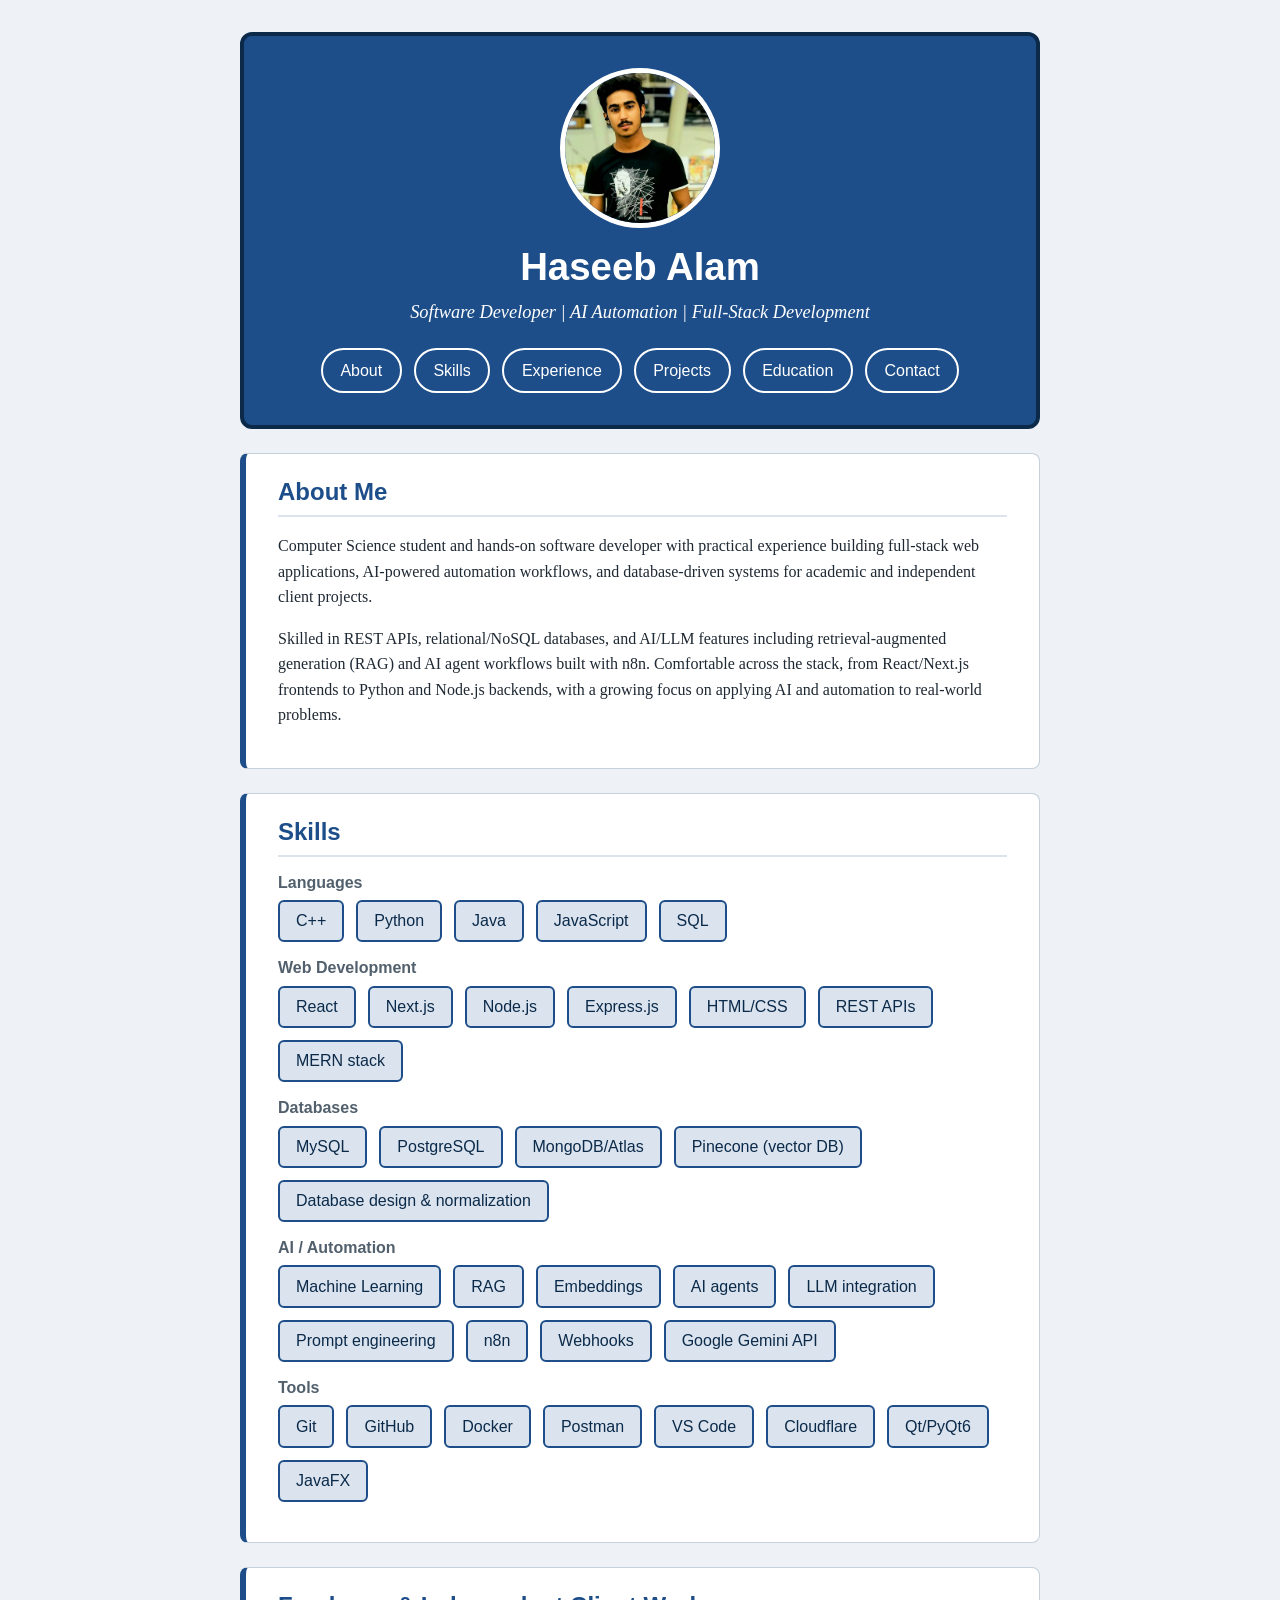
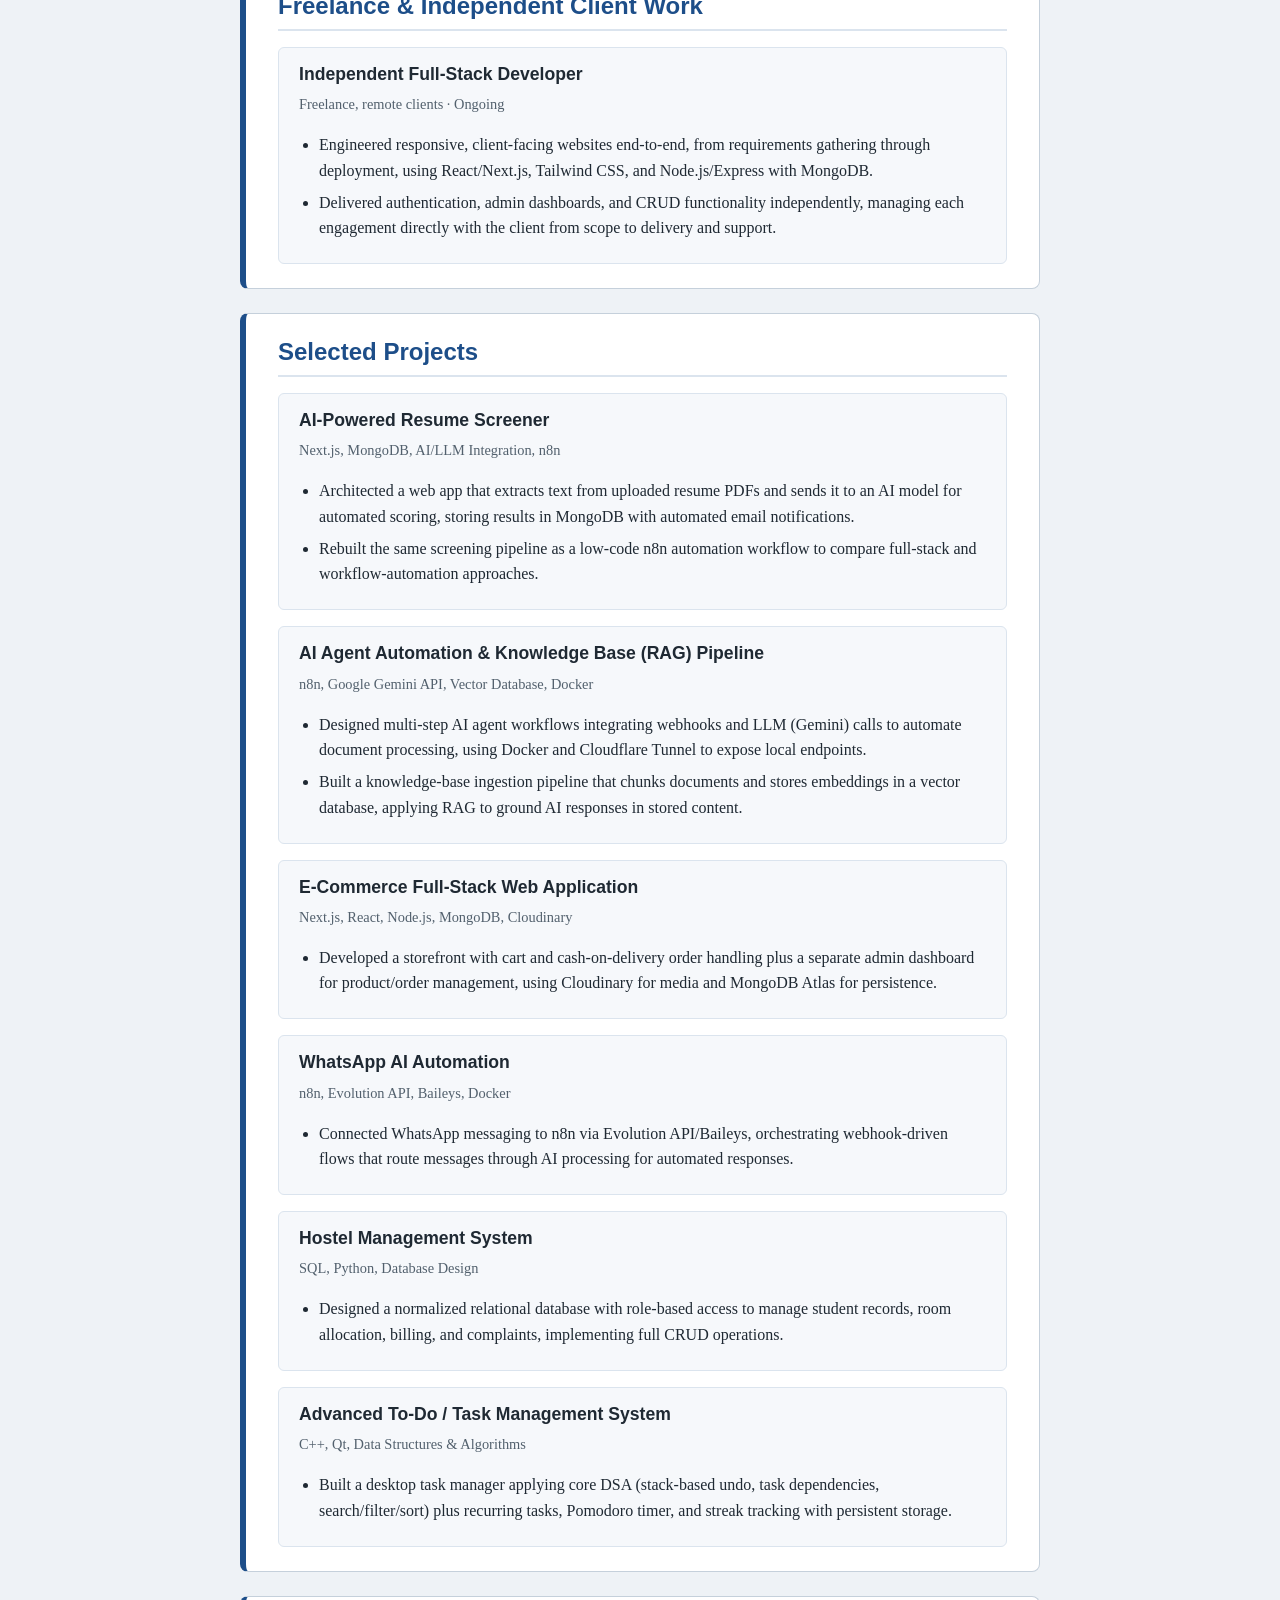
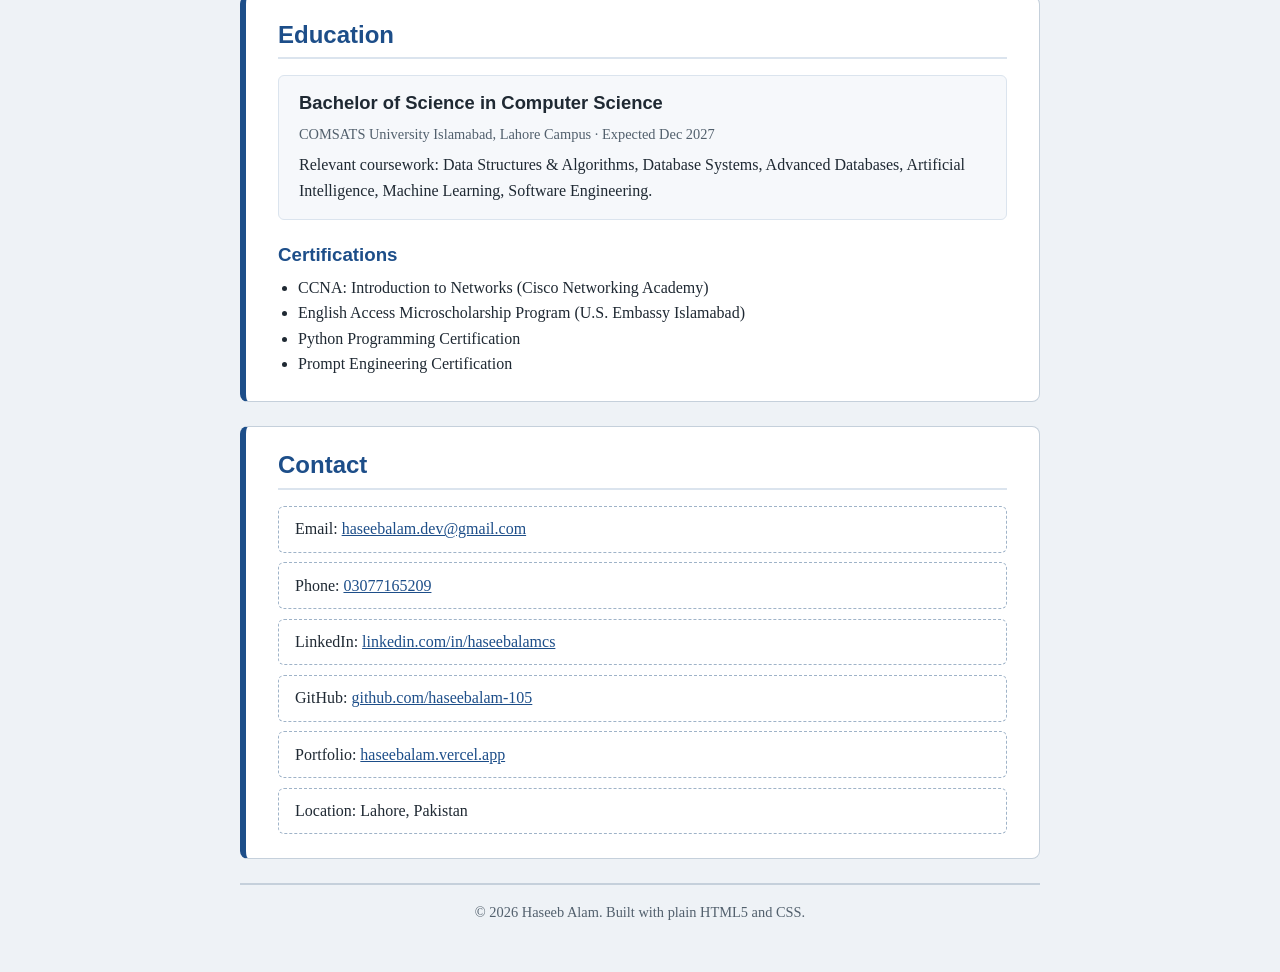
<file: assignment_1/index.html>
<!DOCTYPE html>
<html lang="en">
<head>
  <meta charset="UTF-8">
  <meta name="viewport" content="width=device-width, initial-scale=1">
  <meta name="description" content="Personal CV of Haseeb Alam, software developer focused on full-stack development and AI automation.">
  <title>Haseeb Alam | Personal CV</title>
  <link rel="stylesheet" href="styles.css">
</head>
<body>

  <header class="site-header">
    <figure class="profile">
      <img src="photo.jpg" alt="Placeholder portrait of Haseeb Alam" width="160" height="160">
    </figure>
    <div class="intro">
      <h1>Haseeb Alam</h1>
      <p class="tagline">Software Developer | AI Automation | Full-Stack Development</p>
    </div>
    <nav class="main-nav" aria-label="Page sections">
      <ul>
        <li><a href="#about">About</a></li>
        <li><a href="#skills">Skills</a></li>
        <li><a href="#experience">Experience</a></li>
        <li><a href="#projects">Projects</a></li>
        <li><a href="#education">Education</a></li>
        <li><a href="#contact">Contact</a></li>
      </ul>
    </nav>
  </header>

  <main>

    <section id="about" class="card">
      <h2>About Me</h2>
      <p>Computer Science student and hands-on software developer with practical experience building full-stack web applications, AI-powered automation workflows, and database-driven systems for academic and independent client projects.</p>
      <p>Skilled in REST APIs, relational/NoSQL databases, and AI/LLM features including retrieval-augmented generation (RAG) and AI agent workflows built with n8n. Comfortable across the stack, from React/Next.js frontends to Python and Node.js backends, with a growing focus on applying AI and automation to real-world problems.</p>
    </section>

    <section id="skills" class="card">
      <h2>Skills</h2>
      <div class="skill-group">
        <h3>Languages</h3>
        <ul class="skills"><li>C++</li><li>Python</li><li>Java</li><li>JavaScript</li><li>SQL</li></ul>
      </div>
      <div class="skill-group">
        <h3>Web Development</h3>
        <ul class="skills"><li>React</li><li>Next.js</li><li>Node.js</li><li>Express.js</li><li>HTML/CSS</li><li>REST APIs</li><li>MERN stack</li></ul>
      </div>
      <div class="skill-group">
        <h3>Databases</h3>
        <ul class="skills"><li>MySQL</li><li>PostgreSQL</li><li>MongoDB/Atlas</li><li>Pinecone (vector DB)</li><li>Database design &amp; normalization</li></ul>
      </div>
      <div class="skill-group">
        <h3>AI / Automation</h3>
        <ul class="skills"><li>Machine Learning</li><li>RAG</li><li>Embeddings</li><li>AI agents</li><li>LLM integration</li><li>Prompt engineering</li><li>n8n</li><li>Webhooks</li><li>Google Gemini API</li></ul>
      </div>
      <div class="skill-group">
        <h3>Tools</h3>
        <ul class="skills"><li>Git</li><li>GitHub</li><li>Docker</li><li>Postman</li><li>VS Code</li><li>Cloudflare</li><li>Qt/PyQt6</li><li>JavaFX</li></ul>
      </div>
    </section>

    <section id="experience" class="card">
      <h2>Freelance &amp; Independent Client Work</h2>
      <article class="entry">
        <h3>Independent Full-Stack Developer</h3>
        <p class="meta">Freelance, remote clients &middot; Ongoing</p>
        <ul>
          <li>Engineered responsive, client-facing websites end-to-end, from requirements gathering through deployment, using React/Next.js, Tailwind CSS, and Node.js/Express with MongoDB.</li>
          <li>Delivered authentication, admin dashboards, and CRUD functionality independently, managing each engagement directly with the client from scope to delivery and support.</li>
        </ul>
      </article>
    </section>

    <section id="projects" class="card">
      <h2>Selected Projects</h2>
      <article class="entry">
        <h3>AI-Powered Resume Screener</h3>
        <p class="meta">Next.js, MongoDB, AI/LLM Integration, n8n</p>
        <ul><li>Architected a web app that extracts text from uploaded resume PDFs and sends it to an AI model for automated scoring, storing results in MongoDB with automated email notifications.</li><li>Rebuilt the same screening pipeline as a low-code n8n automation workflow to compare full-stack and workflow-automation approaches.</li></ul>
      </article>
      <article class="entry">
        <h3>AI Agent Automation &amp; Knowledge Base (RAG) Pipeline</h3>
        <p class="meta">n8n, Google Gemini API, Vector Database, Docker</p>
        <ul><li>Designed multi-step AI agent workflows integrating webhooks and LLM (Gemini) calls to automate document processing, using Docker and Cloudflare Tunnel to expose local endpoints.</li><li>Built a knowledge-base ingestion pipeline that chunks documents and stores embeddings in a vector database, applying RAG to ground AI responses in stored content.</li></ul>
      </article>
      <article class="entry">
        <h3>E-Commerce Full-Stack Web Application</h3>
        <p class="meta">Next.js, React, Node.js, MongoDB, Cloudinary</p>
        <ul><li>Developed a storefront with cart and cash-on-delivery order handling plus a separate admin dashboard for product/order management, using Cloudinary for media and MongoDB Atlas for persistence.</li></ul>
      </article>
      <article class="entry">
        <h3>WhatsApp AI Automation</h3>
        <p class="meta">n8n, Evolution API, Baileys, Docker</p>
        <ul><li>Connected WhatsApp messaging to n8n via Evolution API/Baileys, orchestrating webhook-driven flows that route messages through AI processing for automated responses.</li></ul>
      </article>
      <article class="entry">
        <h3>Hostel Management System</h3>
        <p class="meta">SQL, Python, Database Design</p>
        <ul><li>Designed a normalized relational database with role-based access to manage student records, room allocation, billing, and complaints, implementing full CRUD operations.</li></ul>
      </article>
      <article class="entry">
        <h3>Advanced To-Do / Task Management System</h3>
        <p class="meta">C++, Qt, Data Structures &amp; Algorithms</p>
        <ul><li>Built a desktop task manager applying core DSA (stack-based undo, task dependencies, search/filter/sort) plus recurring tasks, Pomodoro timer, and streak tracking with persistent storage.</li></ul>
      </article>
    </section>

    <section id="education" class="card">
      <h2>Education</h2>
      <ul class="timeline">
        <li>
          <article class="entry">
            <h3>Bachelor of Science in Computer Science</h3>
            <p class="meta">COMSATS University Islamabad, Lahore Campus &middot; Expected <time datetime="2027-12">Dec 2027</time></p>
            <p>Relevant coursework: Data Structures &amp; Algorithms, Database Systems, Advanced Databases, Artificial Intelligence, Machine Learning, Software Engineering.</p>
          </article>
        </li>
      </ul>
      <h3 class="subhead">Certifications</h3>
      <ul class="plain-list">
        <li>CCNA: Introduction to Networks (Cisco Networking Academy)</li>
        <li>English Access Microscholarship Program (U.S. Embassy Islamabad)</li>
        <li>Python Programming Certification</li>
        <li>Prompt Engineering Certification</li>
      </ul>
    </section>

    <section id="contact" class="card">
      <h2>Contact</h2>
      <address>
        <ul class="contact-list">
          <li>Email: <a href="mailto:haseebalam.dev@gmail.com">haseebalam.dev@gmail.com</a></li>
          <li>Phone: <a href="tel:+923077165209">03077165209</a></li>
          <li>LinkedIn: <a href="https://linkedin.com/in/haseebalamcs" target="_blank" rel="noopener noreferrer">linkedin.com/in/haseebalamcs</a></li>
          <li>GitHub: <a href="https://github.com/haseebalam-105" target="_blank" rel="noopener noreferrer">github.com/haseebalam-105</a></li>
          <li>Portfolio: <a href="https://haseebalam.vercel.app" target="_blank" rel="noopener noreferrer">haseebalam.vercel.app</a></li>
          <li>Location: Lahore, Pakistan</li>
        </ul>
      </address>
    </section>

  </main>

  <footer class="site-footer">
    <p>&copy; 2026 Haseeb Alam. Built with plain HTML5 and CSS.</p>
  </footer>

</body>
</html>
</file>
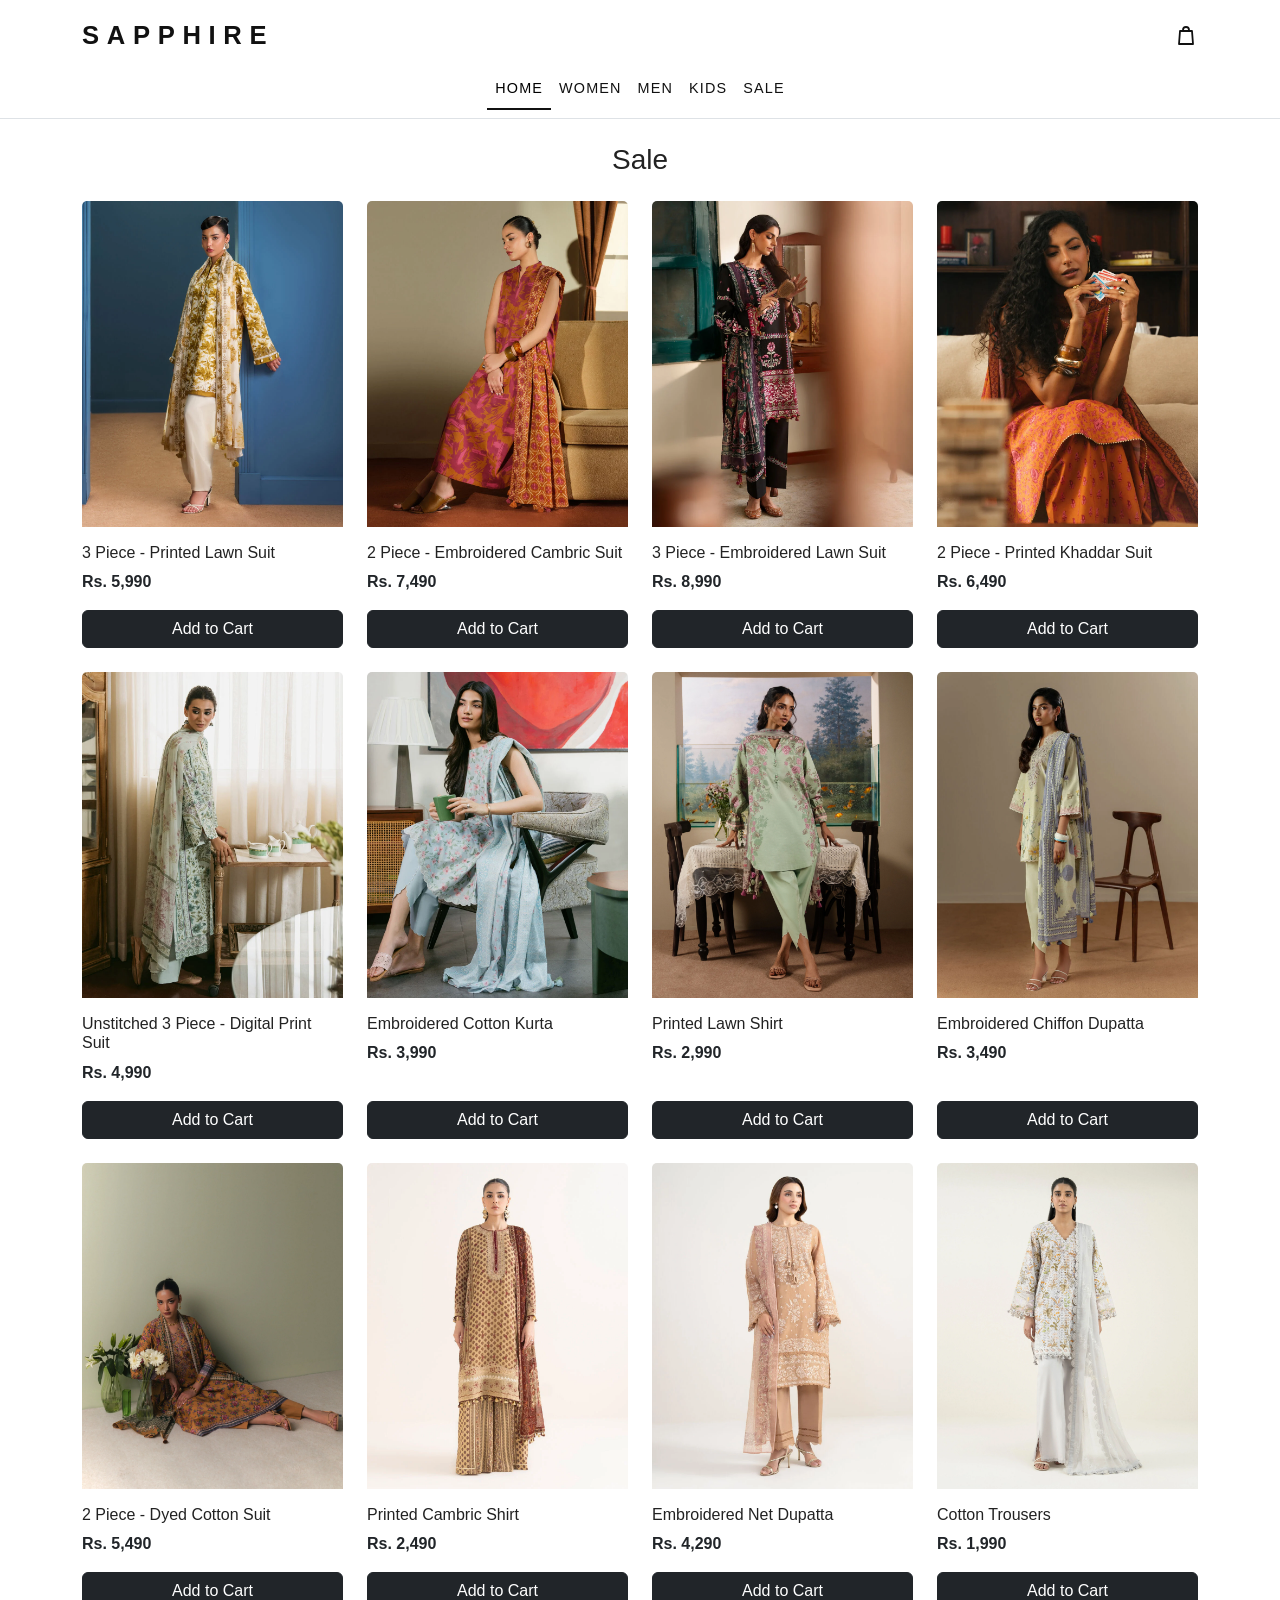
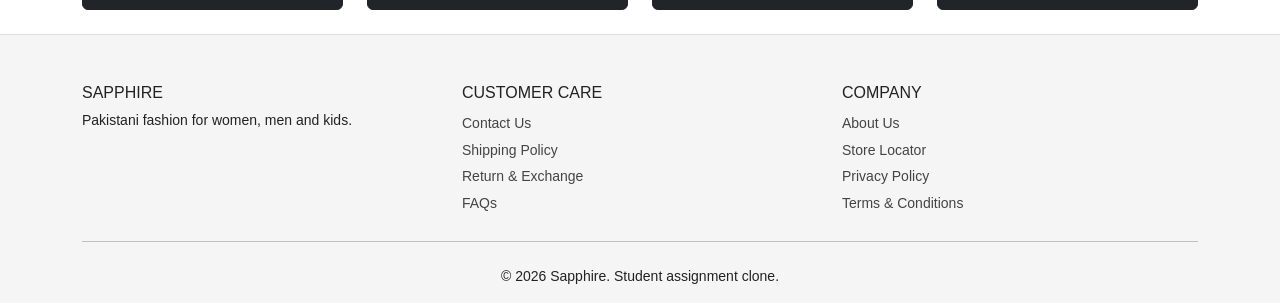
<file: assignment_2/index.html>
<!DOCTYPE html>
<html lang="en">
<head>
  <meta charset="UTF-8">
  <meta name="viewport" content="width=device-width, initial-scale=1">
  <title>Sale | Sapphire</title>
  <link rel="stylesheet" href="css/bootstrap.min.css">
  <link rel="stylesheet" href="css/style.css">
</head>
<body class="d-flex flex-column min-vh-100">
  <header class="border-bottom bg-white">
    <div class="container">
      <div class="d-flex justify-content-between align-items-center py-3">
        <a class="site-logo text-decoration-none" href="index.html">SAPPHIRE</a>
        <a class="cart-link" href="#" aria-label="Cart"><svg xmlns="http://www.w3.org/2000/svg" width="24" height="24" viewBox="0 0 24 24" fill="none" stroke="currentColor" stroke-width="1.8" stroke-linecap="round" stroke-linejoin="round" aria-hidden="true"><path d="M6 7h12l1 13H5L6 7z"/><path d="M9 7V6a3 3 0 0 1 6 0v1"/></svg></a>
      </div>
      <nav class="navbar navbar-expand p-0 pb-2" aria-label="Main navigation">
        <ul class="navbar-nav flex-wrap justify-content-center mx-auto">
          <li class="nav-item"><a class="nav-link active" href="index.html">Home</a></li>
          <li class="nav-item"><a class="nav-link" href="#">Women</a></li>
          <li class="nav-item"><a class="nav-link" href="#">Men</a></li>
          <li class="nav-item"><a class="nav-link" href="#">Kids</a></li>
          <li class="nav-item"><a class="nav-link" href="#">Sale</a></li>
        </ul>
      </nav>
    </div>
  </header>

  <main class="container py-4">
    <h1 class="h3 text-center mb-4">Sale</h1>
    <div class="row row-cols-2 row-cols-md-3 row-cols-lg-4 g-3 g-md-4">
      <div class="col">
        <div class="card h-100 border-0 product-card">
          <a href="product.html"><img src="images/p1.webp" class="card-img-top" alt="3 Piece - Printed Lawn Suit"></a>
          <div class="card-body px-0">
            <h2 class="card-title h6"><a href="product.html">3 Piece - Printed Lawn Suit</a></h2>
            <p class="card-text fw-semibold mb-0">Rs. 5,990</p>
          </div>
          <button type="button" class="btn btn-dark w-100">Add to Cart</button>
        </div>
      </div>
      <div class="col">
        <div class="card h-100 border-0 product-card">
          <a href="product.html"><img src="images/p2.webp" class="card-img-top" alt="2 Piece - Embroidered Cambric Suit"></a>
          <div class="card-body px-0">
            <h2 class="card-title h6"><a href="product.html">2 Piece - Embroidered Cambric Suit</a></h2>
            <p class="card-text fw-semibold mb-0">Rs. 7,490</p>
          </div>
          <button type="button" class="btn btn-dark w-100">Add to Cart</button>
        </div>
      </div>
      <div class="col">
        <div class="card h-100 border-0 product-card">
          <a href="product.html"><img src="images/p3.webp" class="card-img-top" alt="3 Piece - Embroidered Lawn Suit"></a>
          <div class="card-body px-0">
            <h2 class="card-title h6"><a href="product.html">3 Piece - Embroidered Lawn Suit</a></h2>
            <p class="card-text fw-semibold mb-0">Rs. 8,990</p>
          </div>
          <button type="button" class="btn btn-dark w-100">Add to Cart</button>
        </div>
      </div>
      <div class="col">
        <div class="card h-100 border-0 product-card">
          <a href="product.html"><img src="images/p4.webp" class="card-img-top" alt="2 Piece - Printed Khaddar Suit"></a>
          <div class="card-body px-0">
            <h2 class="card-title h6"><a href="product.html">2 Piece - Printed Khaddar Suit</a></h2>
            <p class="card-text fw-semibold mb-0">Rs. 6,490</p>
          </div>
          <button type="button" class="btn btn-dark w-100">Add to Cart</button>
        </div>
      </div>
      <div class="col">
        <div class="card h-100 border-0 product-card">
          <a href="product.html"><img src="images/p5.webp" class="card-img-top" alt="Unstitched 3 Piece - Digital Print Suit"></a>
          <div class="card-body px-0">
            <h2 class="card-title h6"><a href="product.html">Unstitched 3 Piece - Digital Print Suit</a></h2>
            <p class="card-text fw-semibold mb-0">Rs. 4,990</p>
          </div>
          <button type="button" class="btn btn-dark w-100">Add to Cart</button>
        </div>
      </div>
      <div class="col">
        <div class="card h-100 border-0 product-card">
          <a href="product.html"><img src="images/p6.webp" class="card-img-top" alt="Embroidered Cotton Kurta"></a>
          <div class="card-body px-0">
            <h2 class="card-title h6"><a href="product.html">Embroidered Cotton Kurta</a></h2>
            <p class="card-text fw-semibold mb-0">Rs. 3,990</p>
          </div>
          <button type="button" class="btn btn-dark w-100">Add to Cart</button>
        </div>
      </div>
      <div class="col">
        <div class="card h-100 border-0 product-card">
          <a href="product.html"><img src="images/p7.webp" class="card-img-top" alt="Printed Lawn Shirt"></a>
          <div class="card-body px-0">
            <h2 class="card-title h6"><a href="product.html">Printed Lawn Shirt</a></h2>
            <p class="card-text fw-semibold mb-0">Rs. 2,990</p>
          </div>
          <button type="button" class="btn btn-dark w-100">Add to Cart</button>
        </div>
      </div>
      <div class="col">
        <div class="card h-100 border-0 product-card">
          <a href="product.html"><img src="images/p8.webp" class="card-img-top" alt="Embroidered Chiffon Dupatta"></a>
          <div class="card-body px-0">
            <h2 class="card-title h6"><a href="product.html">Embroidered Chiffon Dupatta</a></h2>
            <p class="card-text fw-semibold mb-0">Rs. 3,490</p>
          </div>
          <button type="button" class="btn btn-dark w-100">Add to Cart</button>
        </div>
      </div>
      <div class="col">
        <div class="card h-100 border-0 product-card">
          <a href="product.html"><img src="images/p9.webp" class="card-img-top" alt="2 Piece - Dyed Cotton Suit"></a>
          <div class="card-body px-0">
            <h2 class="card-title h6"><a href="product.html">2 Piece - Dyed Cotton Suit</a></h2>
            <p class="card-text fw-semibold mb-0">Rs. 5,490</p>
          </div>
          <button type="button" class="btn btn-dark w-100">Add to Cart</button>
        </div>
      </div>
      <div class="col">
        <div class="card h-100 border-0 product-card">
          <a href="product.html"><img src="images/p10.webp" class="card-img-top" alt="Printed Cambric Shirt"></a>
          <div class="card-body px-0">
            <h2 class="card-title h6"><a href="product.html">Printed Cambric Shirt</a></h2>
            <p class="card-text fw-semibold mb-0">Rs. 2,490</p>
          </div>
          <button type="button" class="btn btn-dark w-100">Add to Cart</button>
        </div>
      </div>
      <div class="col">
        <div class="card h-100 border-0 product-card">
          <a href="product.html"><img src="images/p11.webp" class="card-img-top" alt="Embroidered Net Dupatta"></a>
          <div class="card-body px-0">
            <h2 class="card-title h6"><a href="product.html">Embroidered Net Dupatta</a></h2>
            <p class="card-text fw-semibold mb-0">Rs. 4,290</p>
          </div>
          <button type="button" class="btn btn-dark w-100">Add to Cart</button>
        </div>
      </div>
      <div class="col">
        <div class="card h-100 border-0 product-card">
          <a href="product.html"><img src="images/p12.webp" class="card-img-top" alt="Cotton Trousers"></a>
          <div class="card-body px-0">
            <h2 class="card-title h6"><a href="product.html">Cotton Trousers</a></h2>
            <p class="card-text fw-semibold mb-0">Rs. 1,990</p>
          </div>
          <button type="button" class="btn btn-dark w-100">Add to Cart</button>
        </div>
      </div>
    </div>
  </main>

  <footer class="site-footer mt-auto pt-5 pb-3">
    <div class="container">
      <div class="row g-4">
        <div class="col-12 col-md-4">
          <h2 class="h6 text-uppercase">Sapphire</h2>
          <p class="small mb-0">Pakistani fashion for women, men and kids.</p>
        </div>
        <div class="col-6 col-md-4">
          <h2 class="h6 text-uppercase">Customer Care</h2>
          <ul class="list-unstyled small mb-0">
            <li><a href="#">Contact Us</a></li>
            <li><a href="#">Shipping Policy</a></li>
            <li><a href="#">Return &amp; Exchange</a></li>
            <li><a href="#">FAQs</a></li>
          </ul>
        </div>
        <div class="col-6 col-md-4">
          <h2 class="h6 text-uppercase">Company</h2>
          <ul class="list-unstyled small mb-0">
            <li><a href="#">About Us</a></li>
            <li><a href="#">Store Locator</a></li>
            <li><a href="#">Privacy Policy</a></li>
            <li><a href="#">Terms &amp; Conditions</a></li>
          </ul>
        </div>
      </div>
      <hr class="my-4">
      <p class="small text-center mb-0">&copy; 2026 Sapphire. Student assignment clone.</p>
    </div>
  </footer>
</body>
</html>
</file>
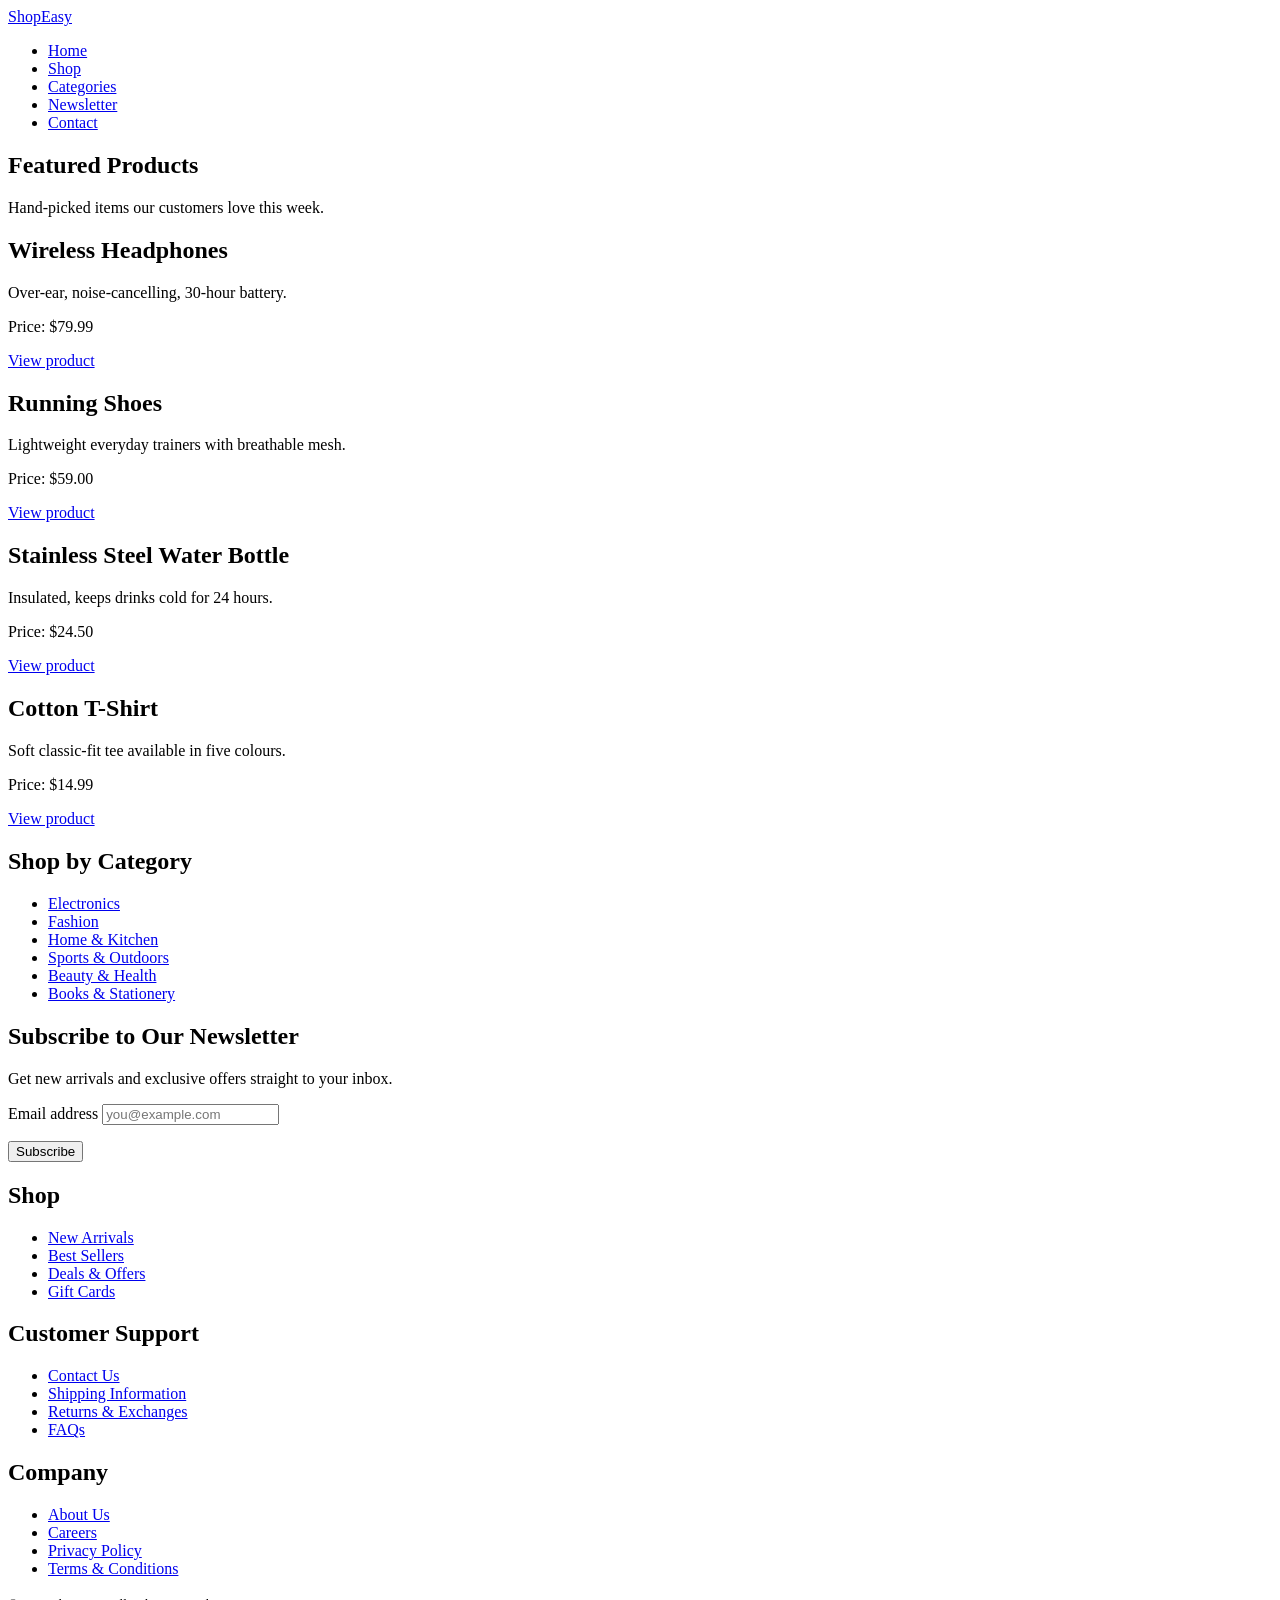
<file: lab_1/index.html>
<!DOCTYPE html>
<html lang="en">
<head>
  <meta charset="UTF-8">
  <meta name="viewport" content="width=device-width, initial-scale=1">
  <meta name="description" content="ShopEasy - a semantic HTML5 scaffold for a generic e-commerce homepage.">
  <title>ShopEasy | Online Store Homepage</title>
</head>
<body>

  <header>
    <a href="index.html">ShopEasy</a>
    <nav aria-label="Main navigation">
      <ul>
        <li><a href="index.html">Home</a></li>
        <li><a href="#featured-products">Shop</a></li>
        <li><a href="#categories">Categories</a></li>
        <li><a href="#newsletter">Newsletter</a></li>
        <li><a href="#footer-support">Contact</a></li>
      </ul>
    </nav>
  </header>

  <main>

    <section id="featured-products" aria-labelledby="featured-heading">
      <h1 id="featured-heading">Featured Products</h1>
      <p>Hand-picked items our customers love this week.</p>

      <article>
        <h2>Wireless Headphones</h2>
        <p>Over-ear, noise-cancelling, 30-hour battery.</p>
        <p>Price: <data value="79.99">$79.99</data></p>
        <a href="#">View product</a>
      </article>

      <article>
        <h2>Running Shoes</h2>
        <p>Lightweight everyday trainers with breathable mesh.</p>
        <p>Price: <data value="59.00">$59.00</data></p>
        <a href="#">View product</a>
      </article>

      <article>
        <h2>Stainless Steel Water Bottle</h2>
        <p>Insulated, keeps drinks cold for 24 hours.</p>
        <p>Price: <data value="24.50">$24.50</data></p>
        <a href="#">View product</a>
      </article>

      <article>
        <h2>Cotton T-Shirt</h2>
        <p>Soft classic-fit tee available in five colours.</p>
        <p>Price: <data value="14.99">$14.99</data></p>
        <a href="#">View product</a>
      </article>
    </section>

    <section id="categories" aria-labelledby="categories-heading">
      <h2 id="categories-heading">Shop by Category</h2>
      <ul>
        <li><a href="#">Electronics</a></li>
        <li><a href="#">Fashion</a></li>
        <li><a href="#">Home &amp; Kitchen</a></li>
        <li><a href="#">Sports &amp; Outdoors</a></li>
        <li><a href="#">Beauty &amp; Health</a></li>
        <li><a href="#">Books &amp; Stationery</a></li>
      </ul>
    </section>

    <section id="newsletter" aria-labelledby="newsletter-heading">
      <h2 id="newsletter-heading">Subscribe to Our Newsletter</h2>
      <p>Get new arrivals and exclusive offers straight to your inbox.</p>
      <form action="#" method="post">
        <p>
          <label for="newsletter-email">Email address</label>
          <input type="email" id="newsletter-email" name="email" placeholder="you@example.com" required>
        </p>
        <button type="submit">Subscribe</button>
      </form>
    </section>

  </main>

  <footer>
    <div id="footer-shop">
      <h2>Shop</h2>
      <ul>
        <li><a href="#">New Arrivals</a></li>
        <li><a href="#">Best Sellers</a></li>
        <li><a href="#">Deals &amp; Offers</a></li>
        <li><a href="#">Gift Cards</a></li>
      </ul>
    </div>

    <div id="footer-support">
      <h2>Customer Support</h2>
      <ul>
        <li><a href="#">Contact Us</a></li>
        <li><a href="#">Shipping Information</a></li>
        <li><a href="#">Returns &amp; Exchanges</a></li>
        <li><a href="#">FAQs</a></li>
      </ul>
    </div>

    <div id="footer-company">
      <h2>Company</h2>
      <ul>
        <li><a href="#">About Us</a></li>
        <li><a href="#">Careers</a></li>
        <li><a href="#">Privacy Policy</a></li>
        <li><a href="#">Terms &amp; Conditions</a></li>
      </ul>
    </div>

    <p><small>&copy; 2026 ShopEasy. All rights reserved.</small></p>
  </footer>

</body>
</html>
</file>
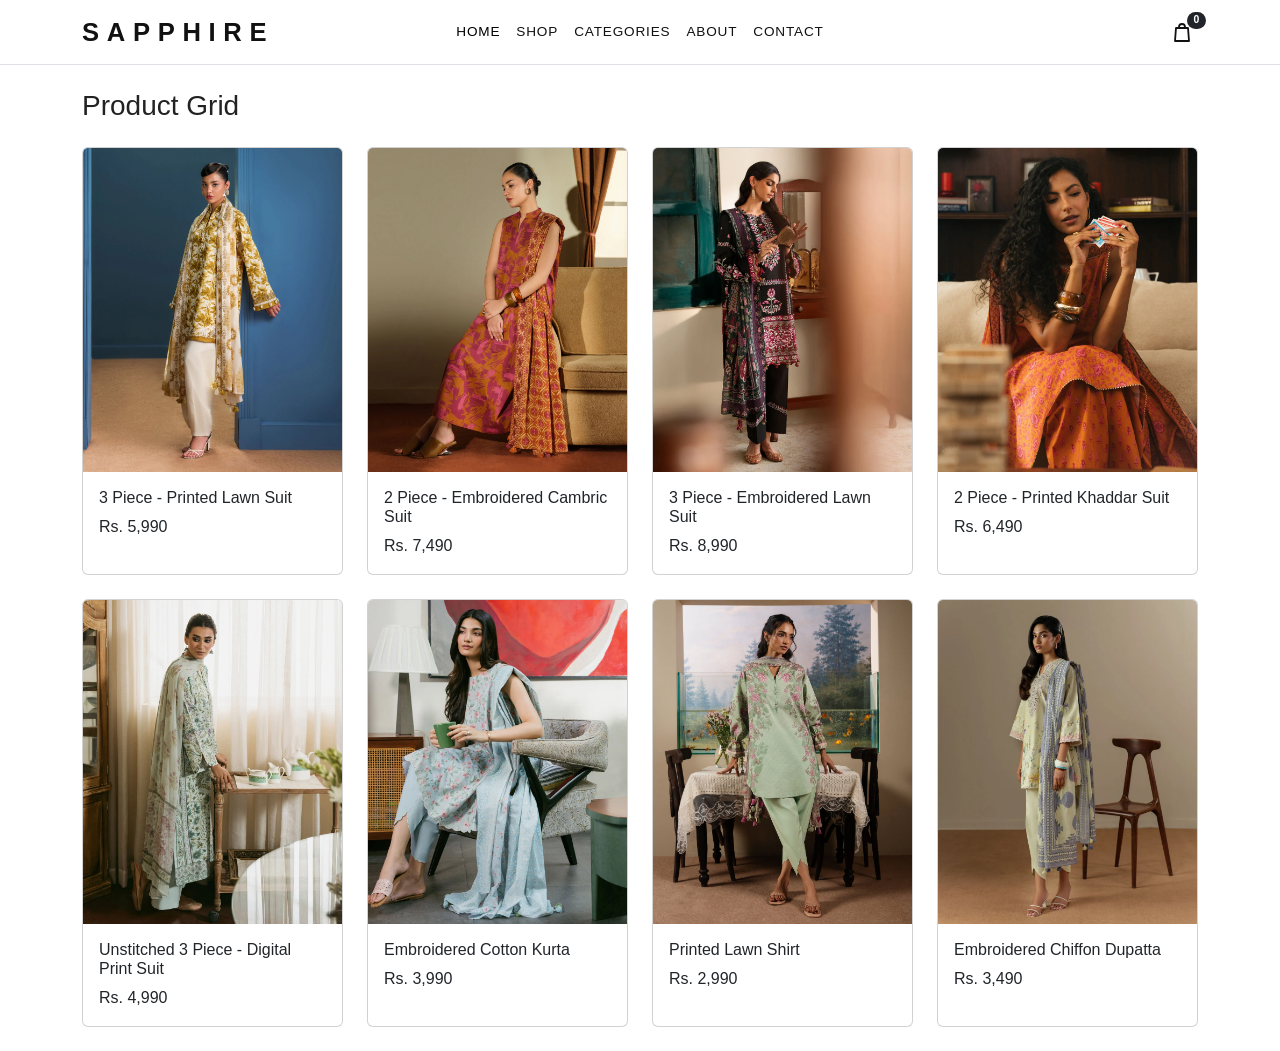
<file: lab_2/index.html>
<!DOCTYPE html>
<html lang="en">
<head>
  <meta charset="UTF-8">
  <meta name="viewport" content="width=device-width, initial-scale=1">
  <title>Lab 2 | Responsive Navbar and Grid</title>
  <link rel="stylesheet" href="css/bootstrap.min.css">
  <link rel="stylesheet" href="css/style.css">
</head>
<body>

  <header class="border-bottom bg-white sticky-top">
    <!-- navbar-expand-md: expanded at 768px and up, hamburger below 768px -->
    <nav class="navbar navbar-expand-md" aria-label="Main navigation">
      <div class="container">

        <!-- Logo (left) - same SAPPHIRE wordmark style as Assignment 2 -->
        <a class="navbar-brand site-logo" href="index.html">SAPPHIRE</a>

        <!-- Cart + hamburger (right on phone; cart stays visible when collapsed) -->
        <div class="nav-actions d-flex align-items-center justify-content-end gap-3 ms-auto order-md-2">
          <a class="cart-link" href="#" aria-label="Cart, 0 items">
            <svg xmlns="http://www.w3.org/2000/svg" width="24" height="24" viewBox="0 0 24 24" fill="none" stroke="currentColor" stroke-width="1.8" stroke-linecap="round" stroke-linejoin="round" aria-hidden="true"><path d="M6 7h12l1 13H5L6 7z"/><path d="M9 7V6a3 3 0 0 1 6 0v1"/></svg>
            <span class="cart-badge badge rounded-pill text-bg-dark">0</span>
          </a>
          <button class="navbar-toggler" type="button" aria-controls="mainNav" aria-expanded="false" aria-label="Toggle navigation">
            <span class="navbar-toggler-icon"></span>
          </button>
        </div>

        <!-- Links (centered on desktop/tablet, collapsed below 768px) -->
        <div class="collapse navbar-collapse order-md-1" id="mainNav">
          <ul class="navbar-nav mx-auto">
            <li class="nav-item"><a class="nav-link active" aria-current="page" href="index.html">Home</a></li>
            <li class="nav-item"><a class="nav-link" href="#products">Shop</a></li>
            <li class="nav-item"><a class="nav-link" href="#">Categories</a></li>
            <li class="nav-item"><a class="nav-link" href="#">About</a></li>
            <li class="nav-item"><a class="nav-link" href="#">Contact</a></li>
          </ul>
        </div>

      </div>
    </nav>
  </header>

  <main class="container py-4" id="products">
    <h1 class="h3 mb-4">Product Grid</h1>

    <!-- 1 column on phone, 2 on tablet (768px+), 4 on desktop (992px+) -->
    <div class="row row-cols-1 row-cols-md-2 row-cols-lg-4 g-4">
      <div class="col">
        <div class="card h-100 product-card">
          <img src="images/p1.webp" class="card-img-top" alt="3 Piece - Printed Lawn Suit" width="1000" height="1200">
          <div class="card-body">
            <h2 class="card-title h6">3 Piece - Printed Lawn Suit</h2>
            <p class="card-text">Rs. 5,990</p>
          </div>
        </div>
      </div>
      <div class="col">
        <div class="card h-100 product-card">
          <img src="images/p2.webp" class="card-img-top" alt="2 Piece - Embroidered Cambric Suit" width="1000" height="1200">
          <div class="card-body">
            <h2 class="card-title h6">2 Piece - Embroidered Cambric Suit</h2>
            <p class="card-text">Rs. 7,490</p>
          </div>
        </div>
      </div>
      <div class="col">
        <div class="card h-100 product-card">
          <img src="images/p3.webp" class="card-img-top" alt="3 Piece - Embroidered Lawn Suit" width="1000" height="1200">
          <div class="card-body">
            <h2 class="card-title h6">3 Piece - Embroidered Lawn Suit</h2>
            <p class="card-text">Rs. 8,990</p>
          </div>
        </div>
      </div>
      <div class="col">
        <div class="card h-100 product-card">
          <img src="images/p4.webp" class="card-img-top" alt="2 Piece - Printed Khaddar Suit" width="1000" height="1200">
          <div class="card-body">
            <h2 class="card-title h6">2 Piece - Printed Khaddar Suit</h2>
            <p class="card-text">Rs. 6,490</p>
          </div>
        </div>
      </div>
      <div class="col">
        <div class="card h-100 product-card">
          <img src="images/p5.webp" class="card-img-top" alt="Unstitched 3 Piece - Digital Print Suit" width="1000" height="1200">
          <div class="card-body">
            <h2 class="card-title h6">Unstitched 3 Piece - Digital Print Suit</h2>
            <p class="card-text">Rs. 4,990</p>
          </div>
        </div>
      </div>
      <div class="col">
        <div class="card h-100 product-card">
          <img src="images/p6.webp" class="card-img-top" alt="Embroidered Cotton Kurta" width="1000" height="1200">
          <div class="card-body">
            <h2 class="card-title h6">Embroidered Cotton Kurta</h2>
            <p class="card-text">Rs. 3,990</p>
          </div>
        </div>
      </div>
      <div class="col">
        <div class="card h-100 product-card">
          <img src="images/p7.webp" class="card-img-top" alt="Printed Lawn Shirt" width="1000" height="1200">
          <div class="card-body">
            <h2 class="card-title h6">Printed Lawn Shirt</h2>
            <p class="card-text">Rs. 2,990</p>
          </div>
        </div>
      </div>
      <div class="col">
        <div class="card h-100 product-card">
          <img src="images/p8.webp" class="card-img-top" alt="Embroidered Chiffon Dupatta" width="1000" height="1200">
          <div class="card-body">
            <h2 class="card-title h6">Embroidered Chiffon Dupatta</h2>
            <p class="card-text">Rs. 3,490</p>
          </div>
        </div>
      </div>
    </div>
  </main>

  <script src="js/script.js"></script>
</body>
</html>
</file>
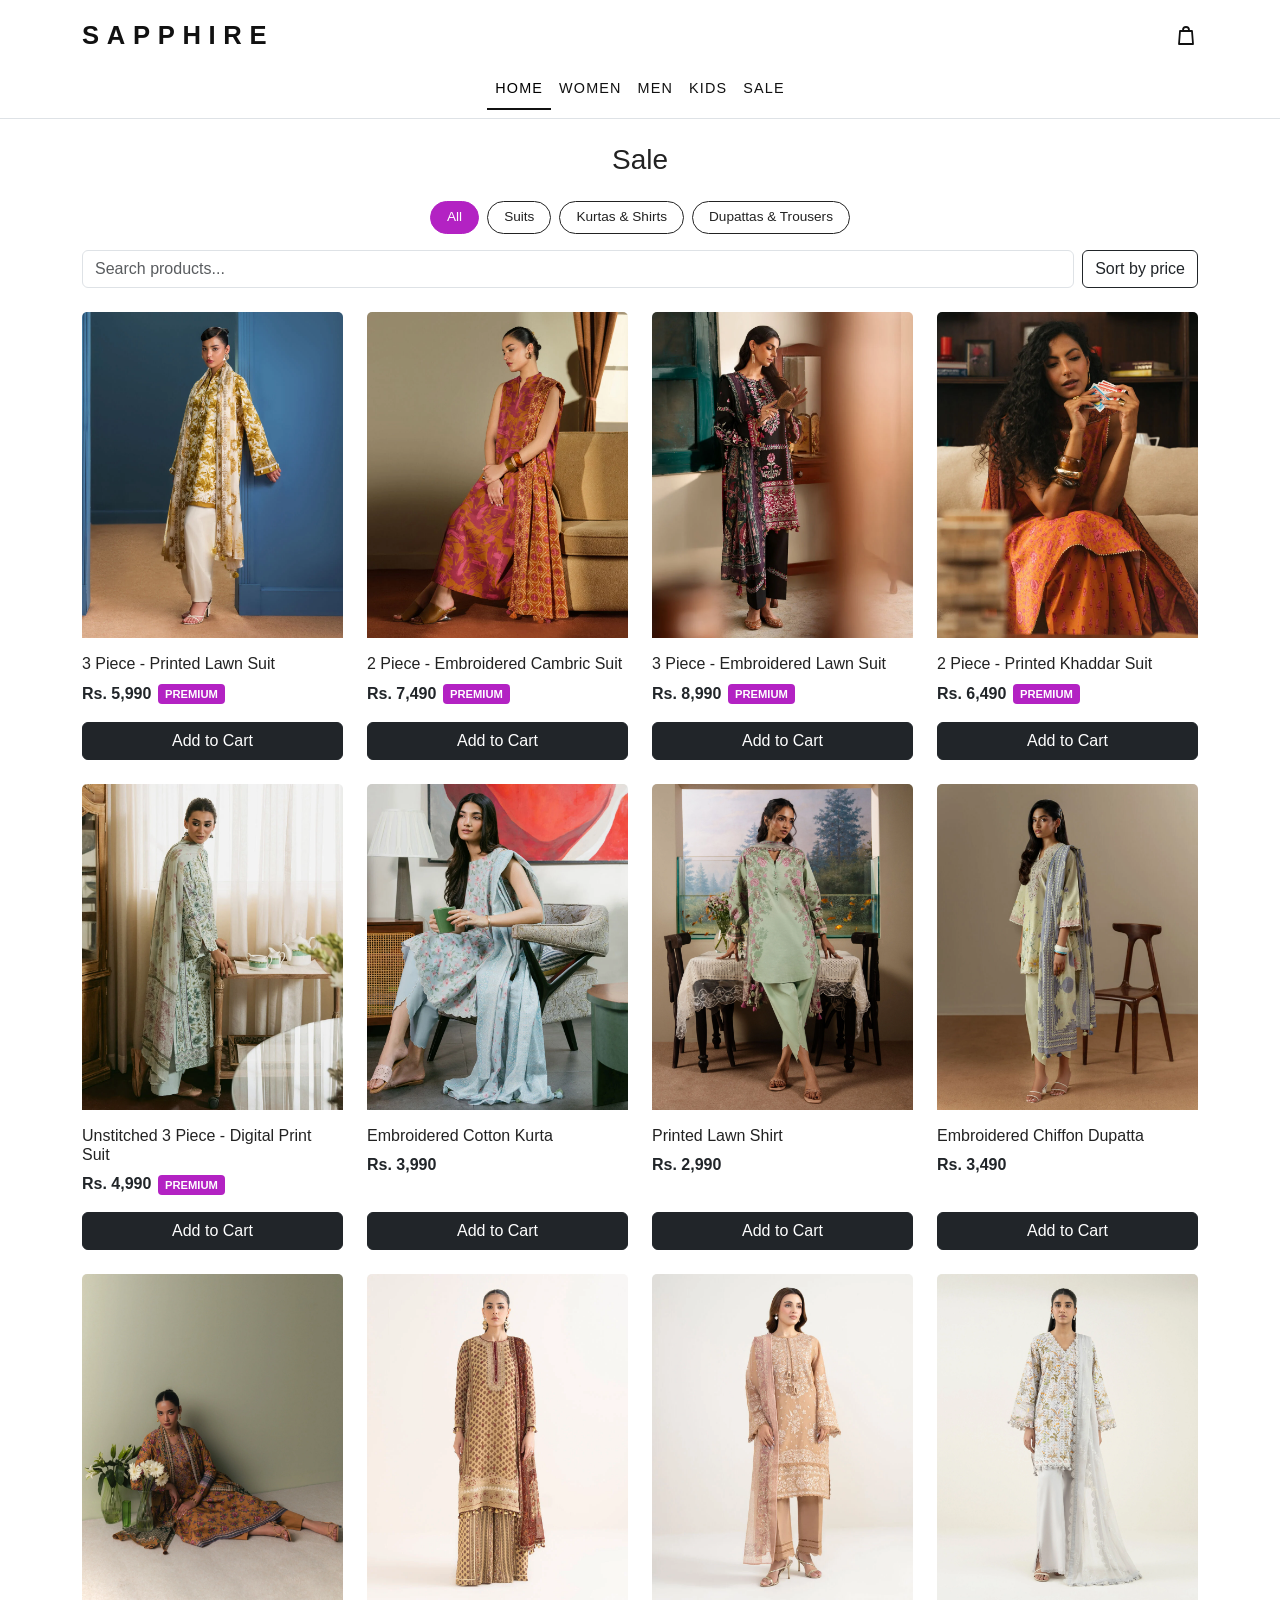
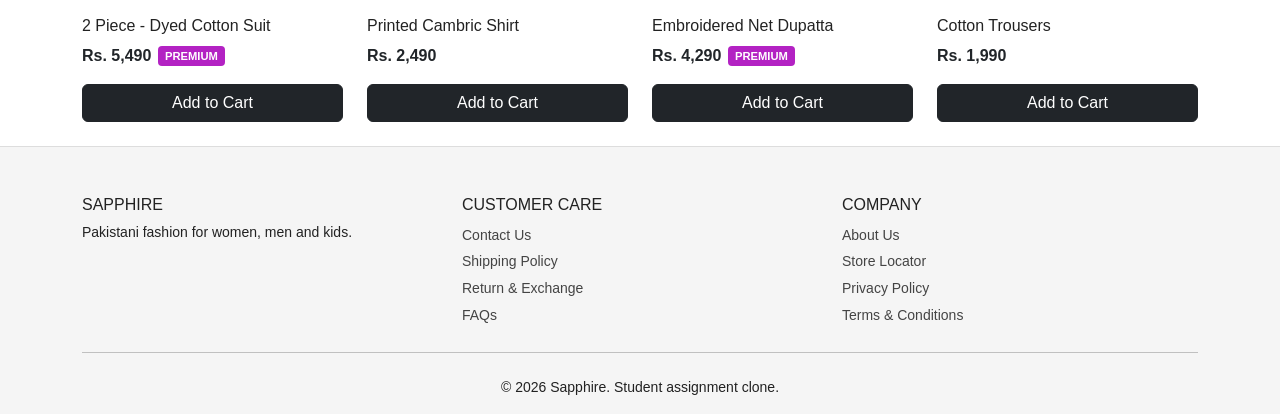
<file: midterm/index.html>
<!DOCTYPE html>
<html lang="en">
<head>
  <meta charset="UTF-8">
  <meta name="viewport" content="width=device-width, initial-scale=1">
  <title>Sale | Sapphire</title>
  <link rel="stylesheet" href="css/bootstrap.min.css">
  <link rel="stylesheet" href="css/style.css">
</head>
<body class="d-flex flex-column min-vh-100">
  <header class="border-bottom bg-white">
    <div class="container">
      <div class="d-flex justify-content-between align-items-center py-3">
        <a class="site-logo text-decoration-none" href="index.html">SAPPHIRE</a>
        <a class="cart-link" href="#" aria-label="Cart"><svg xmlns="http://www.w3.org/2000/svg" width="24" height="24" viewBox="0 0 24 24" fill="none" stroke="currentColor" stroke-width="1.8" stroke-linecap="round" stroke-linejoin="round" aria-hidden="true"><path d="M6 7h12l1 13H5L6 7z"/><path d="M9 7V6a3 3 0 0 1 6 0v1"/></svg></a>
      </div>
      <nav class="navbar navbar-expand p-0 pb-2" aria-label="Main navigation">
        <ul class="navbar-nav flex-wrap justify-content-center mx-auto">
          <li class="nav-item"><a class="nav-link active" href="index.html">Home</a></li>
          <li class="nav-item"><a class="nav-link" href="#">Women</a></li>
          <li class="nav-item"><a class="nav-link" href="#">Men</a></li>
          <li class="nav-item"><a class="nav-link" href="#">Kids</a></li>
          <li class="nav-item"><a class="nav-link" href="#">Sale</a></li>
        </ul>
      </nav>
    </div>
  </header>

  <main class="container py-4">
    <h1 class="h3 text-center mb-4">Sale</h1>

    <!-- Task 1: CSS-only category filter (radio buttons + :has) -->
    <div class="filter-bar mb-3" role="radiogroup" aria-label="Filter by category">
      <input type="radio" name="category" id="filter-all" checked>
      <label for="filter-all">All</label>
      <input type="radio" name="category" id="filter-suits">
      <label for="filter-suits">Suits</label>
      <input type="radio" name="category" id="filter-tops">
      <label for="filter-tops">Kurtas &amp; Shirts</label>
      <input type="radio" name="category" id="filter-essentials">
      <label for="filter-essentials">Dupattas &amp; Trousers</label>
    </div>

    <!-- Task 3: live search + price sort -->
    <div class="d-flex flex-column flex-sm-row gap-2 mb-4">
      <input type="search" id="search-box" class="form-control" placeholder="Search products..." aria-label="Search products">
      <button type="button" id="sort-btn" class="btn btn-outline-dark flex-shrink-0">Sort by price</button>
    </div>
    <p id="no-results" class="text-center py-5 fs-5" hidden>No products found</p>

    <div id="product-grid" class="row row-cols-2 row-cols-md-3 row-cols-lg-4 g-3 g-md-4">
      <div class="col cat-suits">
        <div class="card h-100 border-0 product-card">
          <a href="product.html"><img src="images/p1.webp" class="card-img-top" alt="3 Piece - Printed Lawn Suit"></a>
          <div class="card-body px-0">
            <h2 class="card-title h6"><a href="product.html">3 Piece - Printed Lawn Suit</a></h2>
            <p class="card-text fw-semibold mb-0">Rs. 5,990</p>
          </div>
          <button type="button" class="btn btn-dark w-100">Add to Cart</button>
        </div>
      </div>
      <div class="col cat-suits">
        <div class="card h-100 border-0 product-card">
          <a href="product.html"><img src="images/p2.webp" class="card-img-top" alt="2 Piece - Embroidered Cambric Suit"></a>
          <div class="card-body px-0">
            <h2 class="card-title h6"><a href="product.html">2 Piece - Embroidered Cambric Suit</a></h2>
            <p class="card-text fw-semibold mb-0">Rs. 7,490</p>
          </div>
          <button type="button" class="btn btn-dark w-100">Add to Cart</button>
        </div>
      </div>
      <div class="col cat-suits">
        <div class="card h-100 border-0 product-card">
          <a href="product.html"><img src="images/p3.webp" class="card-img-top" alt="3 Piece - Embroidered Lawn Suit"></a>
          <div class="card-body px-0">
            <h2 class="card-title h6"><a href="product.html">3 Piece - Embroidered Lawn Suit</a></h2>
            <p class="card-text fw-semibold mb-0">Rs. 8,990</p>
          </div>
          <button type="button" class="btn btn-dark w-100">Add to Cart</button>
        </div>
      </div>
      <div class="col cat-suits">
        <div class="card h-100 border-0 product-card">
          <a href="product.html"><img src="images/p4.webp" class="card-img-top" alt="2 Piece - Printed Khaddar Suit"></a>
          <div class="card-body px-0">
            <h2 class="card-title h6"><a href="product.html">2 Piece - Printed Khaddar Suit</a></h2>
            <p class="card-text fw-semibold mb-0">Rs. 6,490</p>
          </div>
          <button type="button" class="btn btn-dark w-100">Add to Cart</button>
        </div>
      </div>
      <div class="col cat-suits">
        <div class="card h-100 border-0 product-card">
          <a href="product.html"><img src="images/p5.webp" class="card-img-top" alt="Unstitched 3 Piece - Digital Print Suit"></a>
          <div class="card-body px-0">
            <h2 class="card-title h6"><a href="product.html">Unstitched 3 Piece - Digital Print Suit</a></h2>
            <p class="card-text fw-semibold mb-0">Rs. 4,990</p>
          </div>
          <button type="button" class="btn btn-dark w-100">Add to Cart</button>
        </div>
      </div>
      <div class="col cat-tops">
        <div class="card h-100 border-0 product-card">
          <a href="product.html"><img src="images/p6.webp" class="card-img-top" alt="Embroidered Cotton Kurta"></a>
          <div class="card-body px-0">
            <h2 class="card-title h6"><a href="product.html">Embroidered Cotton Kurta</a></h2>
            <p class="card-text fw-semibold mb-0">Rs. 3,990</p>
          </div>
          <button type="button" class="btn btn-dark w-100">Add to Cart</button>
        </div>
      </div>
      <div class="col cat-tops">
        <div class="card h-100 border-0 product-card">
          <a href="product.html"><img src="images/p7.webp" class="card-img-top" alt="Printed Lawn Shirt"></a>
          <div class="card-body px-0">
            <h2 class="card-title h6"><a href="product.html">Printed Lawn Shirt</a></h2>
            <p class="card-text fw-semibold mb-0">Rs. 2,990</p>
          </div>
          <button type="button" class="btn btn-dark w-100">Add to Cart</button>
        </div>
      </div>
      <div class="col cat-essentials">
        <div class="card h-100 border-0 product-card">
          <a href="product.html"><img src="images/p8.webp" class="card-img-top" alt="Embroidered Chiffon Dupatta"></a>
          <div class="card-body px-0">
            <h2 class="card-title h6"><a href="product.html">Embroidered Chiffon Dupatta</a></h2>
            <p class="card-text fw-semibold mb-0">Rs. 3,490</p>
          </div>
          <button type="button" class="btn btn-dark w-100">Add to Cart</button>
        </div>
      </div>
      <div class="col cat-suits">
        <div class="card h-100 border-0 product-card">
          <a href="product.html"><img src="images/p9.webp" class="card-img-top" alt="2 Piece - Dyed Cotton Suit"></a>
          <div class="card-body px-0">
            <h2 class="card-title h6"><a href="product.html">2 Piece - Dyed Cotton Suit</a></h2>
            <p class="card-text fw-semibold mb-0">Rs. 5,490</p>
          </div>
          <button type="button" class="btn btn-dark w-100">Add to Cart</button>
        </div>
      </div>
      <div class="col cat-tops">
        <div class="card h-100 border-0 product-card">
          <a href="product.html"><img src="images/p10.webp" class="card-img-top" alt="Printed Cambric Shirt"></a>
          <div class="card-body px-0">
            <h2 class="card-title h6"><a href="product.html">Printed Cambric Shirt</a></h2>
            <p class="card-text fw-semibold mb-0">Rs. 2,490</p>
          </div>
          <button type="button" class="btn btn-dark w-100">Add to Cart</button>
        </div>
      </div>
      <div class="col cat-essentials">
        <div class="card h-100 border-0 product-card">
          <a href="product.html"><img src="images/p11.webp" class="card-img-top" alt="Embroidered Net Dupatta"></a>
          <div class="card-body px-0">
            <h2 class="card-title h6"><a href="product.html">Embroidered Net Dupatta</a></h2>
            <p class="card-text fw-semibold mb-0">Rs. 4,290</p>
          </div>
          <button type="button" class="btn btn-dark w-100">Add to Cart</button>
        </div>
      </div>
      <div class="col cat-essentials">
        <div class="card h-100 border-0 product-card">
          <a href="product.html"><img src="images/p12.webp" class="card-img-top" alt="Cotton Trousers"></a>
          <div class="card-body px-0">
            <h2 class="card-title h6"><a href="product.html">Cotton Trousers</a></h2>
            <p class="card-text fw-semibold mb-0">Rs. 1,990</p>
          </div>
          <button type="button" class="btn btn-dark w-100">Add to Cart</button>
        </div>
      </div>
    </div>
  </main>

  <footer class="site-footer mt-auto pt-5 pb-3">
    <div class="container">
      <div class="row g-4">
        <div class="col-12 col-md-4">
          <h2 class="h6 text-uppercase">Sapphire</h2>
          <p class="small mb-0">Pakistani fashion for women, men and kids.</p>
        </div>
        <div class="col-6 col-md-4">
          <h2 class="h6 text-uppercase">Customer Care</h2>
          <ul class="list-unstyled small mb-0">
            <li><a href="#">Contact Us</a></li>
            <li><a href="#">Shipping Policy</a></li>
            <li><a href="#">Return &amp; Exchange</a></li>
            <li><a href="#">FAQs</a></li>
          </ul>
        </div>
        <div class="col-6 col-md-4">
          <h2 class="h6 text-uppercase">Company</h2>
          <ul class="list-unstyled small mb-0">
            <li><a href="#">About Us</a></li>
            <li><a href="#">Store Locator</a></li>
            <li><a href="#">Privacy Policy</a></li>
            <li><a href="#">Terms &amp; Conditions</a></li>
          </ul>
        </div>
      </div>
      <hr class="my-4">
      <p class="small text-center mb-0">&copy; 2026 Sapphire. Student assignment clone.</p>
    </div>
  </footer>
  <script src="script.js"></script>
</body>
</html>
</file>
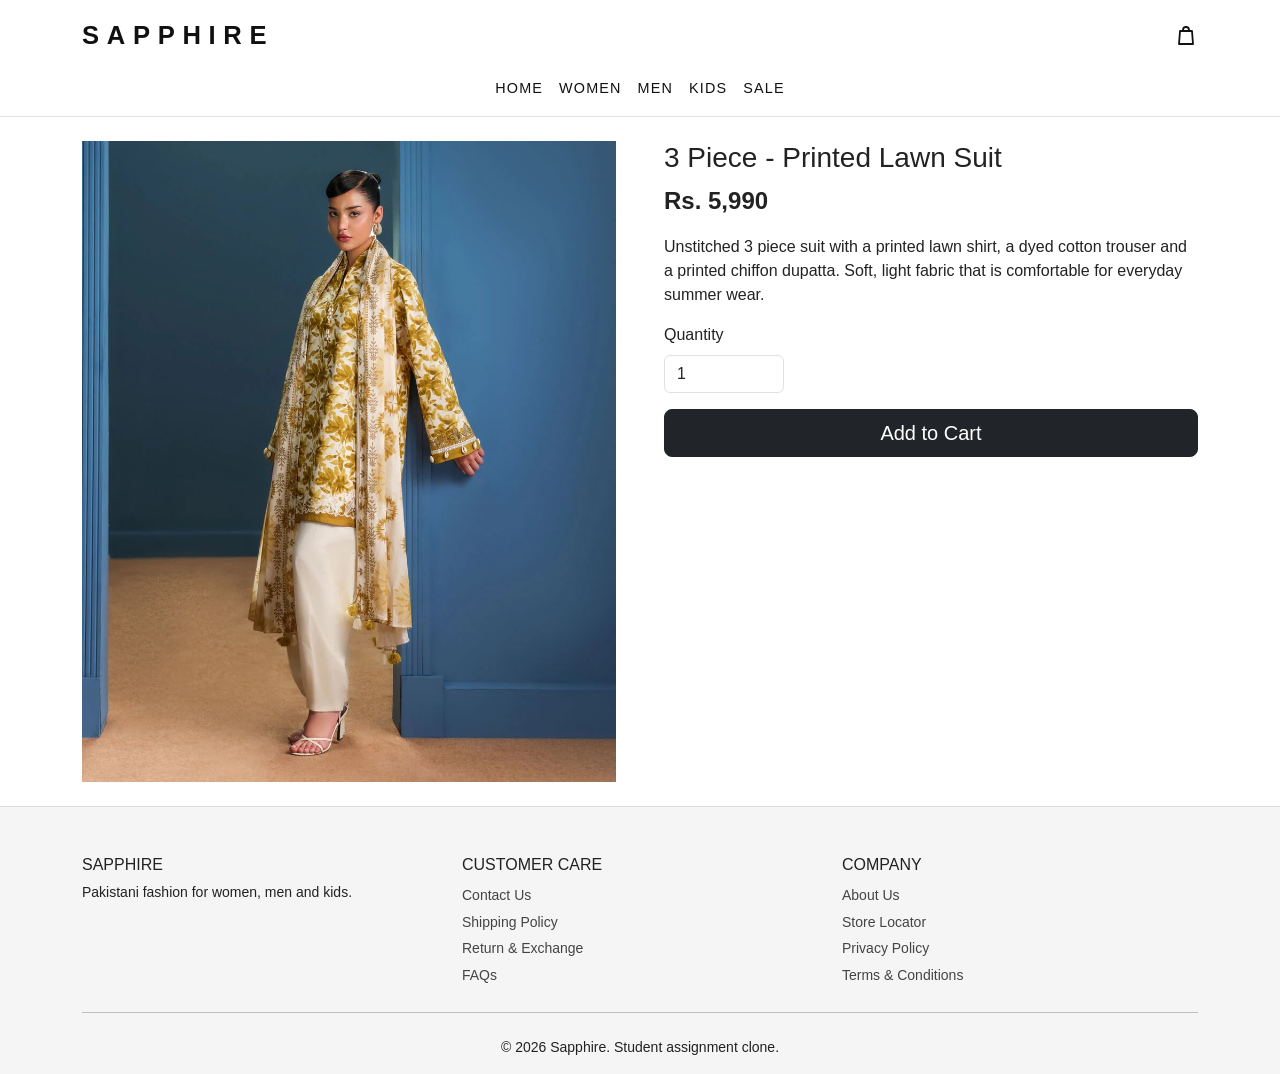
<file: assignment_2/product.html>
<!DOCTYPE html>
<html lang="en">
<head>
  <meta charset="UTF-8">
  <meta name="viewport" content="width=device-width, initial-scale=1">
  <title>3 Piece - Printed Lawn Suit | Sapphire</title>
  <link rel="stylesheet" href="css/bootstrap.min.css">
  <link rel="stylesheet" href="css/style.css">
</head>
<body class="d-flex flex-column min-vh-100">
  <header class="border-bottom bg-white">
    <div class="container">
      <div class="d-flex justify-content-between align-items-center py-3">
        <a class="site-logo text-decoration-none" href="index.html">SAPPHIRE</a>
        <a class="cart-link" href="#" aria-label="Cart"><svg xmlns="http://www.w3.org/2000/svg" width="24" height="24" viewBox="0 0 24 24" fill="none" stroke="currentColor" stroke-width="1.8" stroke-linecap="round" stroke-linejoin="round" aria-hidden="true"><path d="M6 7h12l1 13H5L6 7z"/><path d="M9 7V6a3 3 0 0 1 6 0v1"/></svg></a>
      </div>
      <nav class="navbar navbar-expand p-0 pb-2" aria-label="Main navigation">
        <ul class="navbar-nav flex-wrap justify-content-center mx-auto">
          <li class="nav-item"><a class="nav-link" href="index.html">Home</a></li>
          <li class="nav-item"><a class="nav-link" href="#">Women</a></li>
          <li class="nav-item"><a class="nav-link" href="#">Men</a></li>
          <li class="nav-item"><a class="nav-link" href="#">Kids</a></li>
          <li class="nav-item"><a class="nav-link" href="index.html">Sale</a></li>
        </ul>
      </nav>
    </div>
  </header>

  <main class="container py-4">
    <div class="row g-4 g-lg-5">
      <div class="col-12 col-md-6">
        <img src="images/p1.webp" class="img-fluid w-100" alt="3 Piece - Printed Lawn Suit">
      </div>
      <div class="col-12 col-md-6">
        <h1 class="h3">3 Piece - Printed Lawn Suit</h1>
        <p class="fs-4 fw-semibold">Rs. 5,990</p>
        <p>Unstitched 3 piece suit with a printed lawn shirt, a dyed cotton trouser and a printed chiffon dupatta. Soft, light fabric that is comfortable for everyday summer wear.</p>
        <div class="mb-3 quantity-box">
          <label for="quantity" class="form-label">Quantity</label>
          <input type="number" id="quantity" class="form-control" value="1" min="1">
        </div>
        <button type="button" class="btn btn-dark btn-lg w-100">Add to Cart</button>
      </div>
    </div>
  </main>

  <footer class="site-footer mt-auto pt-5 pb-3">
    <div class="container">
      <div class="row g-4">
        <div class="col-12 col-md-4">
          <h2 class="h6 text-uppercase">Sapphire</h2>
          <p class="small mb-0">Pakistani fashion for women, men and kids.</p>
        </div>
        <div class="col-6 col-md-4">
          <h2 class="h6 text-uppercase">Customer Care</h2>
          <ul class="list-unstyled small mb-0">
            <li><a href="#">Contact Us</a></li>
            <li><a href="#">Shipping Policy</a></li>
            <li><a href="#">Return &amp; Exchange</a></li>
            <li><a href="#">FAQs</a></li>
          </ul>
        </div>
        <div class="col-6 col-md-4">
          <h2 class="h6 text-uppercase">Company</h2>
          <ul class="list-unstyled small mb-0">
            <li><a href="#">About Us</a></li>
            <li><a href="#">Store Locator</a></li>
            <li><a href="#">Privacy Policy</a></li>
            <li><a href="#">Terms &amp; Conditions</a></li>
          </ul>
        </div>
      </div>
      <hr class="my-4">
      <p class="small text-center mb-0">&copy; 2026 Sapphire. Student assignment clone.</p>
    </div>
  </footer>
</body>
</html>
</file>
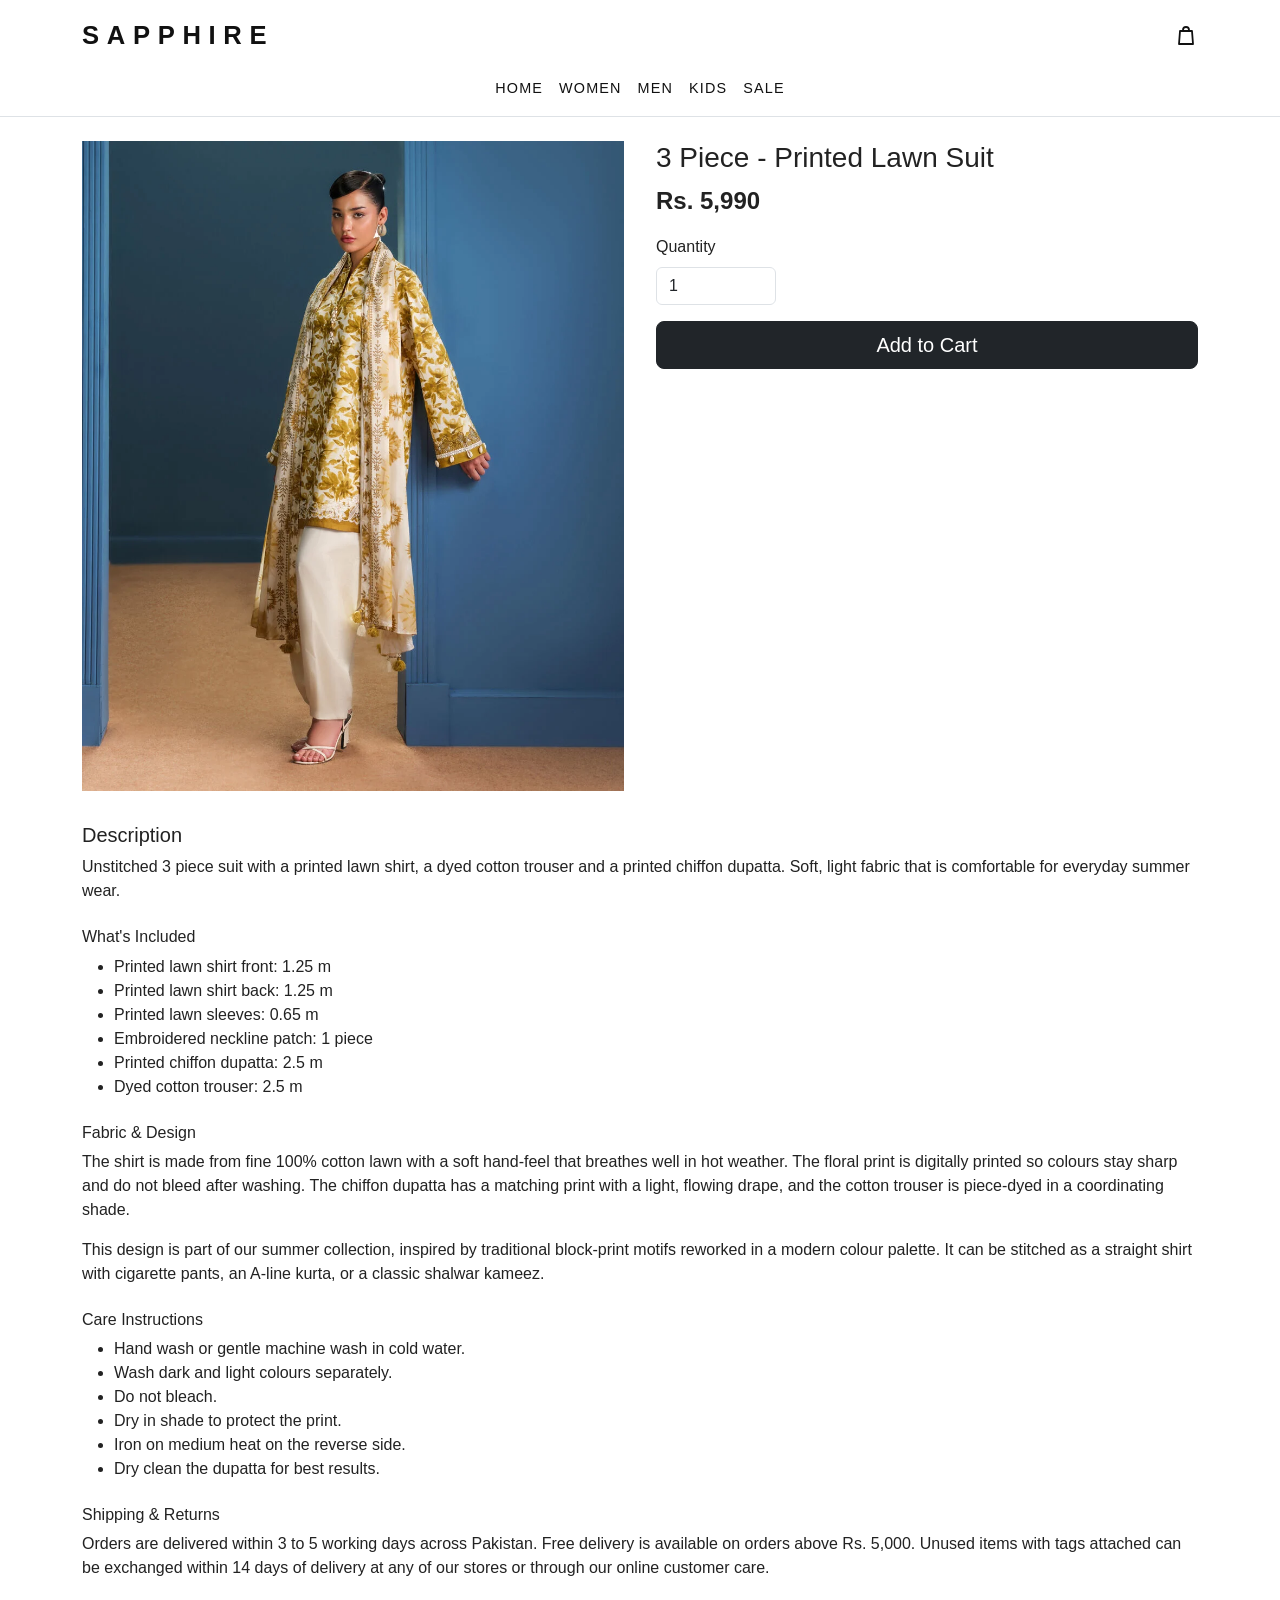
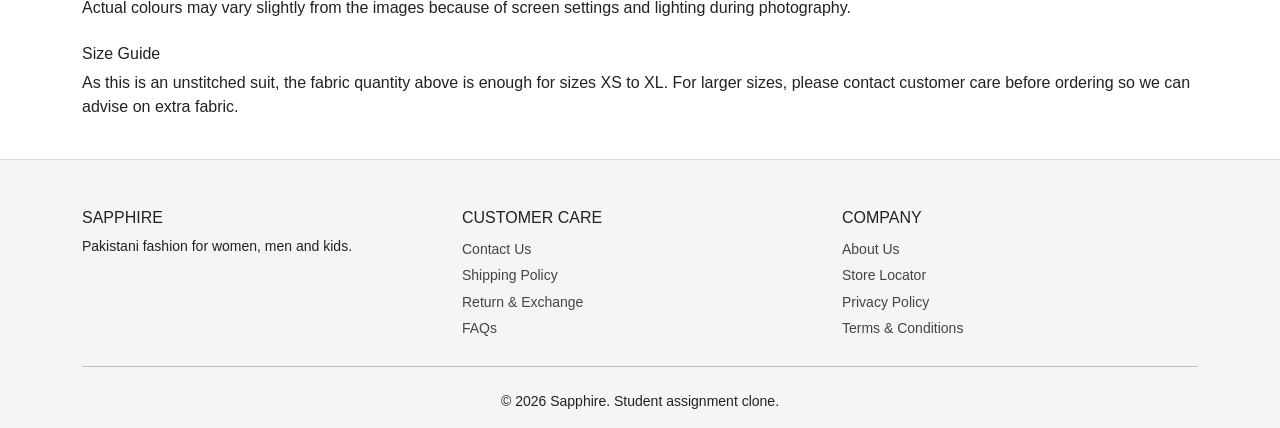
<file: midterm/product.html>
<!DOCTYPE html>
<html lang="en">
<head>
  <meta charset="UTF-8">
  <meta name="viewport" content="width=device-width, initial-scale=1">
  <title>3 Piece - Printed Lawn Suit | Sapphire</title>
  <link rel="stylesheet" href="css/bootstrap.min.css">
  <link rel="stylesheet" href="css/style.css">
</head>
<body class="d-flex flex-column min-vh-100">
  <header class="border-bottom bg-white">
    <div class="container">
      <div class="d-flex justify-content-between align-items-center py-3">
        <a class="site-logo text-decoration-none" href="index.html">SAPPHIRE</a>
        <a class="cart-link" href="#" aria-label="Cart"><svg xmlns="http://www.w3.org/2000/svg" width="24" height="24" viewBox="0 0 24 24" fill="none" stroke="currentColor" stroke-width="1.8" stroke-linecap="round" stroke-linejoin="round" aria-hidden="true"><path d="M6 7h12l1 13H5L6 7z"/><path d="M9 7V6a3 3 0 0 1 6 0v1"/></svg></a>
      </div>
      <nav class="navbar navbar-expand p-0 pb-2" aria-label="Main navigation">
        <ul class="navbar-nav flex-wrap justify-content-center mx-auto">
          <li class="nav-item"><a class="nav-link" href="index.html">Home</a></li>
          <li class="nav-item"><a class="nav-link" href="#">Women</a></li>
          <li class="nav-item"><a class="nav-link" href="#">Men</a></li>
          <li class="nav-item"><a class="nav-link" href="#">Kids</a></li>
          <li class="nav-item"><a class="nav-link" href="index.html">Sale</a></li>
        </ul>
      </nav>
    </div>
  </header>

  <main class="container py-4">
    <!-- Task 2: CSS Grid with named grid-template-areas (see .product-layout in style.css) -->
    <div class="product-layout">
      <div class="product-image">
        <img src="images/p1.webp" class="img-fluid w-100" alt="3 Piece - Printed Lawn Suit">
      </div>
      <div class="product-details">
        <h1 class="h3">3 Piece - Printed Lawn Suit</h1>
        <p class="fs-4 fw-semibold">Rs. 5,990</p>
        <div class="mb-3 quantity-box">
          <label for="quantity" class="form-label">Quantity</label>
          <input type="number" id="quantity" class="form-control" value="1" min="1">
        </div>
        <button type="button" class="btn btn-dark btn-lg w-100">Add to Cart</button>
      </div>
      <section class="product-description">
        <h2 class="h5">Description</h2>
        <p>Unstitched 3 piece suit with a printed lawn shirt, a dyed cotton trouser and a printed chiffon dupatta. Soft, light fabric that is comfortable for everyday summer wear.</p>
        <h3 class="h6 mt-4">What's Included</h3>
        <ul>
          <li>Printed lawn shirt front: 1.25 m</li>
          <li>Printed lawn shirt back: 1.25 m</li>
          <li>Printed lawn sleeves: 0.65 m</li>
          <li>Embroidered neckline patch: 1 piece</li>
          <li>Printed chiffon dupatta: 2.5 m</li>
          <li>Dyed cotton trouser: 2.5 m</li>
        </ul>
        <h3 class="h6 mt-4">Fabric &amp; Design</h3>
        <p>The shirt is made from fine 100% cotton lawn with a soft hand-feel that breathes well in hot weather. The floral print is digitally printed so colours stay sharp and do not bleed after washing. The chiffon dupatta has a matching print with a light, flowing drape, and the cotton trouser is piece-dyed in a coordinating shade.</p>
        <p>This design is part of our summer collection, inspired by traditional block-print motifs reworked in a modern colour palette. It can be stitched as a straight shirt with cigarette pants, an A-line kurta, or a classic shalwar kameez.</p>
        <h3 class="h6 mt-4">Care Instructions</h3>
        <ul>
          <li>Hand wash or gentle machine wash in cold water.</li>
          <li>Wash dark and light colours separately.</li>
          <li>Do not bleach.</li>
          <li>Dry in shade to protect the print.</li>
          <li>Iron on medium heat on the reverse side.</li>
          <li>Dry clean the dupatta for best results.</li>
        </ul>
        <h3 class="h6 mt-4">Shipping &amp; Returns</h3>
        <p>Orders are delivered within 3 to 5 working days across Pakistan. Free delivery is available on orders above Rs. 5,000. Unused items with tags attached can be exchanged within 14 days of delivery at any of our stores or through our online customer care.</p>
        <p>Actual colours may vary slightly from the images because of screen settings and lighting during photography.</p>
        <h3 class="h6 mt-4">Size Guide</h3>
        <p>As this is an unstitched suit, the fabric quantity above is enough for sizes XS to XL. For larger sizes, please contact customer care before ordering so we can advise on extra fabric.</p>
      </section>
    </div>
  </main>

  <footer class="site-footer mt-auto pt-5 pb-3">
    <div class="container">
      <div class="row g-4">
        <div class="col-12 col-md-4">
          <h2 class="h6 text-uppercase">Sapphire</h2>
          <p class="small mb-0">Pakistani fashion for women, men and kids.</p>
        </div>
        <div class="col-6 col-md-4">
          <h2 class="h6 text-uppercase">Customer Care</h2>
          <ul class="list-unstyled small mb-0">
            <li><a href="#">Contact Us</a></li>
            <li><a href="#">Shipping Policy</a></li>
            <li><a href="#">Return &amp; Exchange</a></li>
            <li><a href="#">FAQs</a></li>
          </ul>
        </div>
        <div class="col-6 col-md-4">
          <h2 class="h6 text-uppercase">Company</h2>
          <ul class="list-unstyled small mb-0">
            <li><a href="#">About Us</a></li>
            <li><a href="#">Store Locator</a></li>
            <li><a href="#">Privacy Policy</a></li>
            <li><a href="#">Terms &amp; Conditions</a></li>
          </ul>
        </div>
      </div>
      <hr class="my-4">
      <p class="small text-center mb-0">&copy; 2026 Sapphire. Student assignment clone.</p>
    </div>
  </footer>
</body>
</html>
</file>
<file: assignment_1/styles.css>
*,
*::before,
*::after {
  box-sizing: border-box;
}

body {
  margin: 0;
  padding: 0 1rem;
  font-family: Georgia, "Times New Roman", serif;
  font-size: 1rem;
  line-height: 1.6;
  color: #1f2933;
  background-color: #eef2f6;
}

/* ===== Shared elements ===== */
h1, h2, h3 {
  font-family: "Segoe UI", Arial, sans-serif;
  line-height: 1.2;
  margin: 0 0 0.5rem;
}

p {
  margin: 0 0 1rem;
}

a {
  color: #1d4e89;
}

a:hover,
a:focus {
  color: #0b2a4a;
  text-decoration: none;
}

ul, ol {
  margin: 0;
  padding: 0;
}

/* ===== Header ===== */
.site-header {
  max-width: 800px;
  margin: 2rem auto 1.5rem;
  padding: 2rem;
  text-align: center;
  color: #ffffff;
  background-color: #1d4e89;
  border: 4px solid #0b2a4a;
  border-radius: 12px;
}

.profile {
  margin: 0 auto 1rem;
  padding: 0;
}

.profile img {
  display: block;
  width: 160px;
  height: 160px;
  margin: 0 auto;
  border: 5px solid #ffffff;
  border-radius: 50%;
  object-fit: cover;
  background-color: #dbe4ee;
}

.intro h1 {
  font-size: 2.4rem;
}

.tagline {
  margin: 0 0 1.25rem;
  font-style: italic;
  font-size: 1.15rem;
}

/* ===== Navigation ===== */
.main-nav ul {
  display: flex;
  flex-wrap: wrap;
  justify-content: center;
  gap: 0.75rem;
  list-style: none;
}

.main-nav a {
  display: block;
  padding: 0.5rem 1.1rem;
  font-family: "Segoe UI", Arial, sans-serif;
  color: #ffffff;
  text-decoration: none;
  border: 2px solid #ffffff;
  border-radius: 999px;
}

.main-nav a:hover,
.main-nav a:focus {
  color: #1d4e89;
  background-color: #ffffff;
}

/* ===== Main content cards ===== */
main {
  max-width: 800px;
  margin: 0 auto;
  padding: 0;
}

.card {
  margin: 0 0 1.5rem;
  padding: 1.5rem 2rem;
  background-color: #ffffff;
  border: 1px solid #c5d0db;
  border-left: 6px solid #1d4e89;
  border-radius: 8px;
}

.card h2 {
  margin-bottom: 1rem;
  padding-bottom: 0.5rem;
  color: #1d4e89;
  border-bottom: 2px solid #dbe4ee;
}

/* ===== Entries (experience, projects, education) ===== */
.entry {
  margin: 0 0 1rem;
  padding: 1rem 1.25rem;
  background-color: #f6f8fb;
  border: 1px solid #dbe4ee;
  border-radius: 6px;
}

.entry:last-child {
  margin-bottom: 0;
}

.entry h3 {
  font-size: 1.1rem;
}

.entry ul {
  margin: 0;
  padding-left: 1.25rem;
}

.entry li {
  margin-bottom: 0.4rem;
}

.skill-group {
  margin: 0 0 1rem;
}

.skill-group h3 {
  font-size: 1rem;
  color: #52606d;
}

.subhead {
  margin: 1.5rem 0 0.5rem;
  color: #1d4e89;
}

.plain-list {
  padding-left: 1.25rem;
}

/* ===== Education ===== */
.timeline {
  list-style: none;
}

.timeline li {
  margin: 0 0 1rem;
}

.timeline li:last-child {
  margin-bottom: 0;
}

.timeline article {
  padding: 1rem 1.25rem;
  background-color: #f6f8fb;
  border: 1px solid #dbe4ee;
  border-radius: 6px;
}

.timeline h3 {
  font-size: 1.15rem;
}

.timeline p {
  margin-bottom: 0.4rem;
}

.timeline p:last-child {
  margin-bottom: 0;
}

.meta {
  font-size: 0.9rem;
  color: #52606d;
}

/* ===== Skills ===== */
.skills {
  display: flex;
  flex-wrap: wrap;
  gap: 0.75rem;
  list-style: none;
}

.skills li {
  padding: 0.4rem 1rem;
  font-family: "Segoe UI", Arial, sans-serif;
  color: #0b2a4a;
  background-color: #dbe4ee;
  border: 2px solid #1d4e89;
  border-radius: 6px;
}

/* ===== Contact ===== */
address {
  font-style: normal;
}

.contact-list {
  list-style: none;
}

.contact-list li {
  margin: 0 0 0.6rem;
  padding: 0.6rem 1rem;
  border: 1px dashed #9fb3c8;
  border-radius: 6px;
}

.contact-list li:last-child {
  margin-bottom: 0;
}

/* ===== Footer ===== */
.site-footer {
  max-width: 800px;
  margin: 0 auto 2rem;
  padding: 1rem;
  text-align: center;
  font-size: 0.9rem;
  color: #52606d;
  border-top: 2px solid #c5d0db;
}

.site-footer p {
  margin: 0;
}

/* ===== Small screens ===== */
@media (max-width: 600px) {
  .site-header { margin: 1rem auto; padding: 1.25rem; }
  .intro h1 { font-size: 1.8rem; }
  .card { padding: 1rem 1.25rem; }
}
</file>
<file: assignment_2/css/style.css>
/* Custom styles - Bootstrap handles the grid and navbar */
body {
  font-family: "Helvetica Neue", Arial, sans-serif;
  color: #222;
}

.site-logo {
  font-size: 1.6rem;
  font-weight: 700;
  letter-spacing: 0.3em;
  color: #111;
}

.cart-link {
  color: #111;
}

.navbar-nav .nav-link {
  color: #111;
  text-transform: uppercase;
  font-size: 0.8rem;
  letter-spacing: 0.08em;
  padding-left: 0.6rem;
  padding-right: 0.6rem;
}

.navbar-nav .nav-link.active {
  border-bottom: 2px solid #111;
}

@media (min-width: 768px) {
  .navbar-nav .nav-link {
    font-size: 0.9rem;
    padding-left: 1.2rem;
    padding-right: 1.2rem;
  }
}

.product-card .card-img-top {
  aspect-ratio: 4 / 5;
  object-fit: cover;
}

.product-card .card-title a {
  color: #222;
  text-decoration: none;
}

.product-card .card-title a:hover {
  text-decoration: underline;
}

.quantity-box {
  max-width: 120px;
}

.site-footer {
  background-color: #f5f5f5;
  border-top: 1px solid #ddd;
}

.site-footer a {
  color: #444;
  text-decoration: none;
  line-height: 1.9;
}

.site-footer a:hover {
  text-decoration: underline;
}
</file>
<file: lab_2/css/style.css>
/* Lab 2 - minimal custom styles; Bootstrap handles navbar + grid mechanics */
body {
  font-family: "Helvetica Neue", Arial, sans-serif;
  color: #222;
}

.site-logo {
  font-size: 1.6rem;
  font-weight: 700;
  letter-spacing: 0.3em;
  color: #111;
}

.site-logo:hover,
.site-logo:focus {
  color: #111;
}

.navbar .nav-link {
  color: #111;
  text-transform: uppercase;
  font-size: 0.85rem;
  letter-spacing: 0.06em;
}

.cart-link {
  position: relative;
  color: #111;
  padding: 0.25rem;
}

.cart-badge {
  position: absolute;
  top: -4px;
  right: -8px;
  font-size: 0.65rem;
}

.product-card .card-img-top {
  width: 100%;
  height: auto; /* overrides the height attribute so the aspect-ratio applies */
  aspect-ratio: 4 / 5;
  object-fit: cover;
  object-position: top center;
}

/* From 768px: logo and cart areas get equal width so the links are truly centered */
@media (min-width: 768px) {
  .navbar-brand,
  .nav-actions {
    flex: 1 1 0;
  }

  .navbar-brand {
    margin-right: 0;
  }

  .navbar-expand-md .navbar-collapse {
    flex-grow: 0;
  }
}

/* Tablet range: slightly smaller wordmark so the centered links still fit between logo and cart */
@media (min-width: 768px) and (max-width: 991.98px) {
  .site-logo {
    font-size: 1.25rem;
    letter-spacing: 0.2em;
  }
}
</file>
<file: midterm/css/style.css>
/* Custom styles - Bootstrap handles the grid and navbar */
body {
  font-family: "Helvetica Neue", Arial, sans-serif;
  color: #222;
}

.site-logo {
  font-size: 1.6rem;
  font-weight: 700;
  letter-spacing: 0.3em;
  color: #111;
}

.cart-link {
  color: #111;
}

.navbar-nav .nav-link {
  color: #111;
  text-transform: uppercase;
  font-size: 0.8rem;
  letter-spacing: 0.08em;
  padding-left: 0.6rem;
  padding-right: 0.6rem;
}

.navbar-nav .nav-link.active {
  border-bottom: 2px solid #111;
}

@media (min-width: 768px) {
  .navbar-nav .nav-link {
    font-size: 0.9rem;
    padding-left: 1.2rem;
    padding-right: 1.2rem;
  }
}

.product-card .card-img-top {
  aspect-ratio: 4 / 5;
  object-fit: cover;
}

.product-card .card-title a {
  color: #222;
  text-decoration: none;
}

.product-card .card-title a:hover {
  text-decoration: underline;
}

.quantity-box {
  max-width: 120px;
}

.site-footer {
  background-color: #f5f5f5;
  border-top: 1px solid #ddd;
}

.site-footer a {
  color: #444;
  text-decoration: none;
  line-height: 1.9;
}

.site-footer a:hover {
  text-decoration: underline;
}

/* =========================================================
   MIDTERM - personal numbers (roll SP24-BCS-142)
   N = 42, BP = 642px, H = 294, K = 3
   ========================================================= */
:root {
  --accent: hsl(294, 70%, 45%); /* H = (42 x 7) mod 360 = 294 */
}

/* ---------- Task 1: CSS-only category filter ---------- */
.filter-bar {
  display: flex;
  flex-wrap: wrap;
  justify-content: center;
  gap: 0.5rem;
}

/* Hide the real radio circle but keep it accessible to keyboard / screen readers */
.filter-bar input[type="radio"] {
  position: absolute;
  opacity: 0;
  width: 1px;
  height: 1px;
}

.filter-bar label {
  border: 1px solid #222;
  border-radius: 999px;
  padding: 0.35rem 1rem;
  font-size: 0.85rem;
  cursor: pointer;
}

/* Selected filter uses accent colour H */
.filter-bar input[type="radio"]:checked + label {
  background-color: var(--accent);
  border-color: var(--accent);
  color: #fff;
}

.filter-bar input[type="radio"]:focus-visible + label {
  outline: 2px solid var(--accent);
  outline-offset: 2px;
}

/* :has() lets the <main> know which radio is checked; non-matching columns
   get display:none, so they are removed from the flex row and leave no gaps */
main:has(#filter-suits:checked) #product-grid > .col:not(.cat-suits),
main:has(#filter-tops:checked) #product-grid > .col:not(.cat-tops),
main:has(#filter-essentials:checked) #product-grid > .col:not(.cat-essentials) {
  display: none;
}

/* ---------- Task 3 helpers (classes toggled by script.js) ---------- */
#product-grid > .col.search-hidden {
  display: none;
}

.premium-badge {
  display: inline-block;
  margin-left: 0.4rem;
  padding: 0.1rem 0.45rem;
  font-size: 0.7rem;
  font-weight: 600;
  text-transform: uppercase;
  color: #fff;
  background-color: var(--accent);
  border-radius: 4px;
  vertical-align: middle;
}

/* ---------- Task 2: product page grid with named areas ---------- */
/* Below BP: one column - image, details, description */
.product-layout {
  display: grid;
  grid-template-columns: 1fr;
  grid-template-areas:
    "image"
    "details"
    "description";
  gap: 1.5rem;
}

.product-image       { grid-area: image; }
.product-details     { grid-area: details; }
.product-description { grid-area: description; }

/* From BP (642px) and wider: image + details side by side,
   description full width underneath, details box is sticky */
@media (min-width: 642px) {
  .product-layout {
    grid-template-columns: 1fr 1fr;
    grid-template-areas:
      "image       details"
      "description description";
    gap: 2rem;
  }

  .product-details {
    position: sticky;
    top: 112px;          /* (N mod 40) + 70 = (42 mod 40) + 70 = 112px */
    align-self: start;   /* needed so the box is shorter than its row and can stick */
  }
}
</file>
